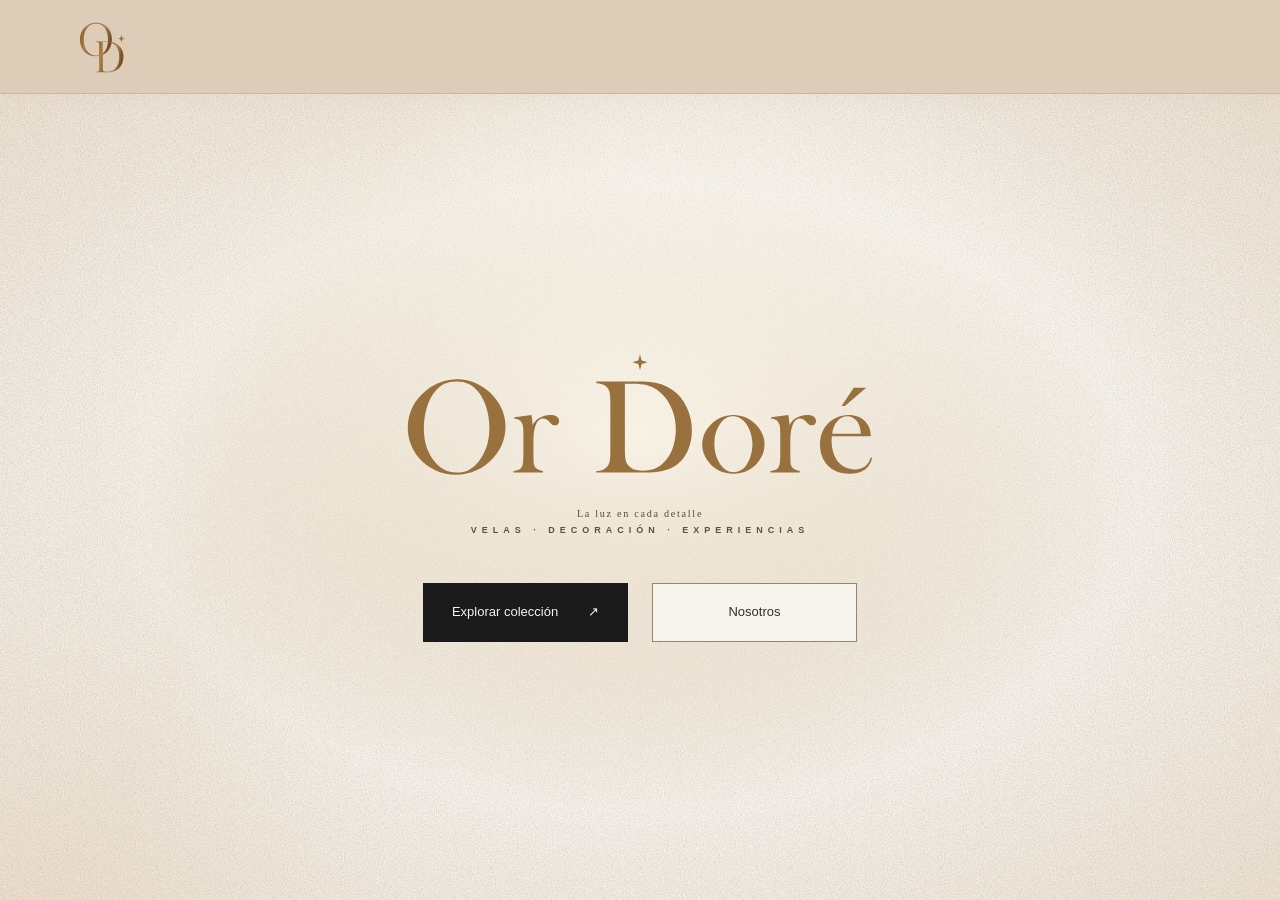
<file: index.html>
<!doctype html>
<html lang="es">
  <head>
    <meta charset="utf-8">
    <meta name="viewport" content="width=device-width, initial-scale=1">
    <meta name="description" content="Descubre el universo de velas OR DORÉ.">
    <title>
      Inicio | OR DORÉ
    </title>
    <link rel="stylesheet" href="Recursos/Css/styles.css">
    <link rel="stylesheet" href="Recursos/Css/refinements.css">
    <script src="Recursos/JS/contenido.js" defer>
    </script>
    <script src="Recursos/JS/Script.js" defer>
    </script>
    <link rel="stylesheet" href="Recursos/Css/galeria.css">
  </head>
  <body>
    <a class="skip" href="#contenido">
      Saltar al contenido
    </a>
    <header class="header">
      <a class="logo" href="index.html" aria-label="OR DORÉ, inicio">
        <img src="Recursos/imagenes/monograma-od.svg" alt="Monograma Or Doré">
      </a>
    </header>
    <main id="contenido">
      <section class="home">
        <div class="home-content">
          
          <h1>
            <img src="Recursos/imagenes/or-dore.svg" alt="Or Doré — La luz en cada detalle">
            <span class="eyebrow">
            VELAS · DECORACIÓN · EXPERIENCIAS
          </span>
          </h1>
          <div class="home-actions">
            <a class="button" href="colecciones.html" target="_blank" rel="noopener" aria-label="Explorar colección (abre en una pestaña nueva)">
              Explorar colección
              <span aria-hidden="true">
                ↗
              </span>
            </a>
            <a class="button secondary" href="nosotros.html">
              Nosotros
            </a>
          </div>
        </div>
      </section>
    </main>
  </body>
</html>
</file>
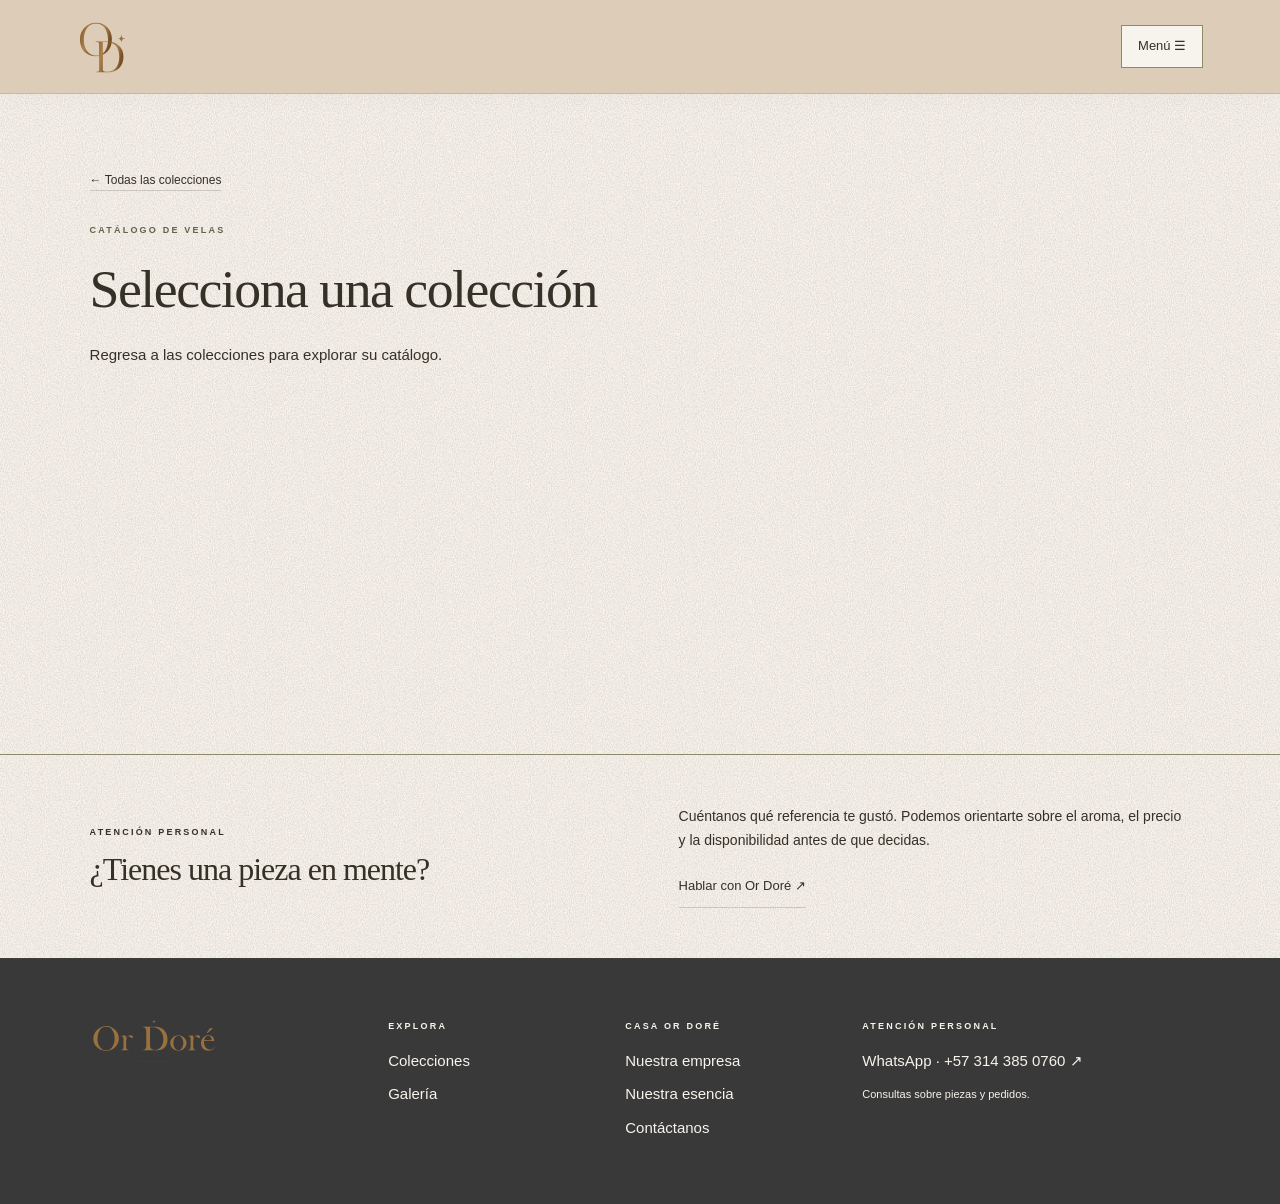
<file: catalogo.html>
<!doctype html>
<html lang="es">
  <head>
    <meta charset="utf-8">
    <meta name="viewport" content="width=device-width, initial-scale=1">
    <meta name="description" content="Descubre el universo de velas OR DORÉ.">
    <title>
      Catálogo | OR DORÉ
    </title>
    <link rel="stylesheet" href="Recursos/Css/styles.css">
    <link rel="stylesheet" href="Recursos/Css/refinements.css">
    <script src="Recursos/JS/contenido.js" defer>
    </script>
    <script src="Recursos/JS/Script.js" defer>
    </script>
    <link rel="stylesheet" href="Recursos/Css/galeria.css">
  </head>
  <body>
    <a class="skip" href="#contenido">
      Saltar al contenido
    </a>
    <header class="header">
      <a class="logo" href="index.html" aria-label="OR DORÉ, inicio">
        <img src="Recursos/imagenes/monograma-od.svg" alt="Monograma Or Doré">
      </a>
      <button class="menu-toggle" aria-expanded="false" aria-controls="navigation">
        Menú ☰
      </button>
      <nav id="navigation" aria-label="Navegación principal">
        <a href="index.html">
          Inicio
        </a>
        <details class="about-menu collection-menu">
          <summary>
            Colecciones
            <span aria-hidden="true">
              ⌄
            </span>
          </summary>
          <div class="submenu">
            <a href="catalogo.html?coleccion=gruta">
              Velas de gruta
            </a>
            <a href="catalogo.html?coleccion=cafe">
              Velas de café
            </a>
            <a href="catalogo.html?coleccion=amor">
              Amor eterno
            </a>
          </div>
        </details>
        <details class="about-menu">
          <summary>
            Conócenos
            <span aria-hidden="true">
              ⌄
            </span>
          </summary>
          <div class="submenu">
            <a href="nosotros.html">
              Nuestra empresa
            </a>
            <a href="esencia.html">
              Nuestra esencia
            </a>
          </div>
        </details>
        <a href="contactanos.html">
          Contáctanos
        </a>
        <a href="galeria.html">
          Galería
        </a>
      </nav>
    </header>
    <main id="contenido">
      <section class="page-section">
        <a class="back-link" href="colecciones.html">
          ← Todas las colecciones
        </a>
        <div class="page-heading">
          <span class="eyebrow">
            CATÁLOGO DE VELAS
          </span>
          <h1 id="catalog-title">
            Selecciona una colección
          </h1>
          <p id="catalog-description">
            Regresa a las colecciones para explorar su catálogo.
          </p>
        </div>
        <div id="catalog-products" class="three-columns">
        </div>
        <p id="catalog-note" class="note" hidden>
          Espacios de muestra. Las fotografías, los nombres y la información de las velas están pendientes.
        </p>
        <noscript>
          <p>
            Activa JavaScript para ver el catálogo de la colección.
          </p>
        </noscript>
      </section>
      <aside class="service-strip">
        <div>
          <span class="eyebrow">
            ATENCIÓN PERSONAL
          </span>
          <h2>
            ¿Tienes una pieza en mente?
          </h2>
        </div>
        <div>
          <p>
            Cuéntanos qué referencia te gustó. Podemos orientarte sobre el aroma, el precio y la disponibilidad antes de que decidas.
          </p>
          <a class="text-link" href="contactanos.html">
            Hablar con Or Doré ↗
          </a>
        </div>
      </aside>
    </main>
    <footer class="site-foot">
      <a class="logo" href="index.html">
        <img src="Recursos/imagenes/or-dore.svg" alt="Or Doré, inicio">
      </a>
      <div>
        <span class="eyebrow">
          EXPLORA
        </span>
        <a href="colecciones.html">
          Colecciones
        </a>
        <a href="galeria.html">
          Galería
        </a>
      </div>
      <div>
        <span class="eyebrow">
          CASA OR DORÉ
        </span>
        <a href="nosotros.html">
          Nuestra empresa
        </a>
        <a href="esencia.html">
          Nuestra esencia
        </a>
        <a href="contactanos.html">
          Contáctanos
        </a>
      </div>
      <div class="footer-contact">
        <span class="eyebrow">
          ATENCIÓN PERSONAL
        </span>
        <a href="https://wa.me/573143850760" target="_blank" rel="noopener">
          WhatsApp · +57 314 385 0760 ↗
        </a>
        <p>
          Consultas sobre piezas y pedidos.
        </p>
      </div>
    </footer>
  </body>
</html>
</file>
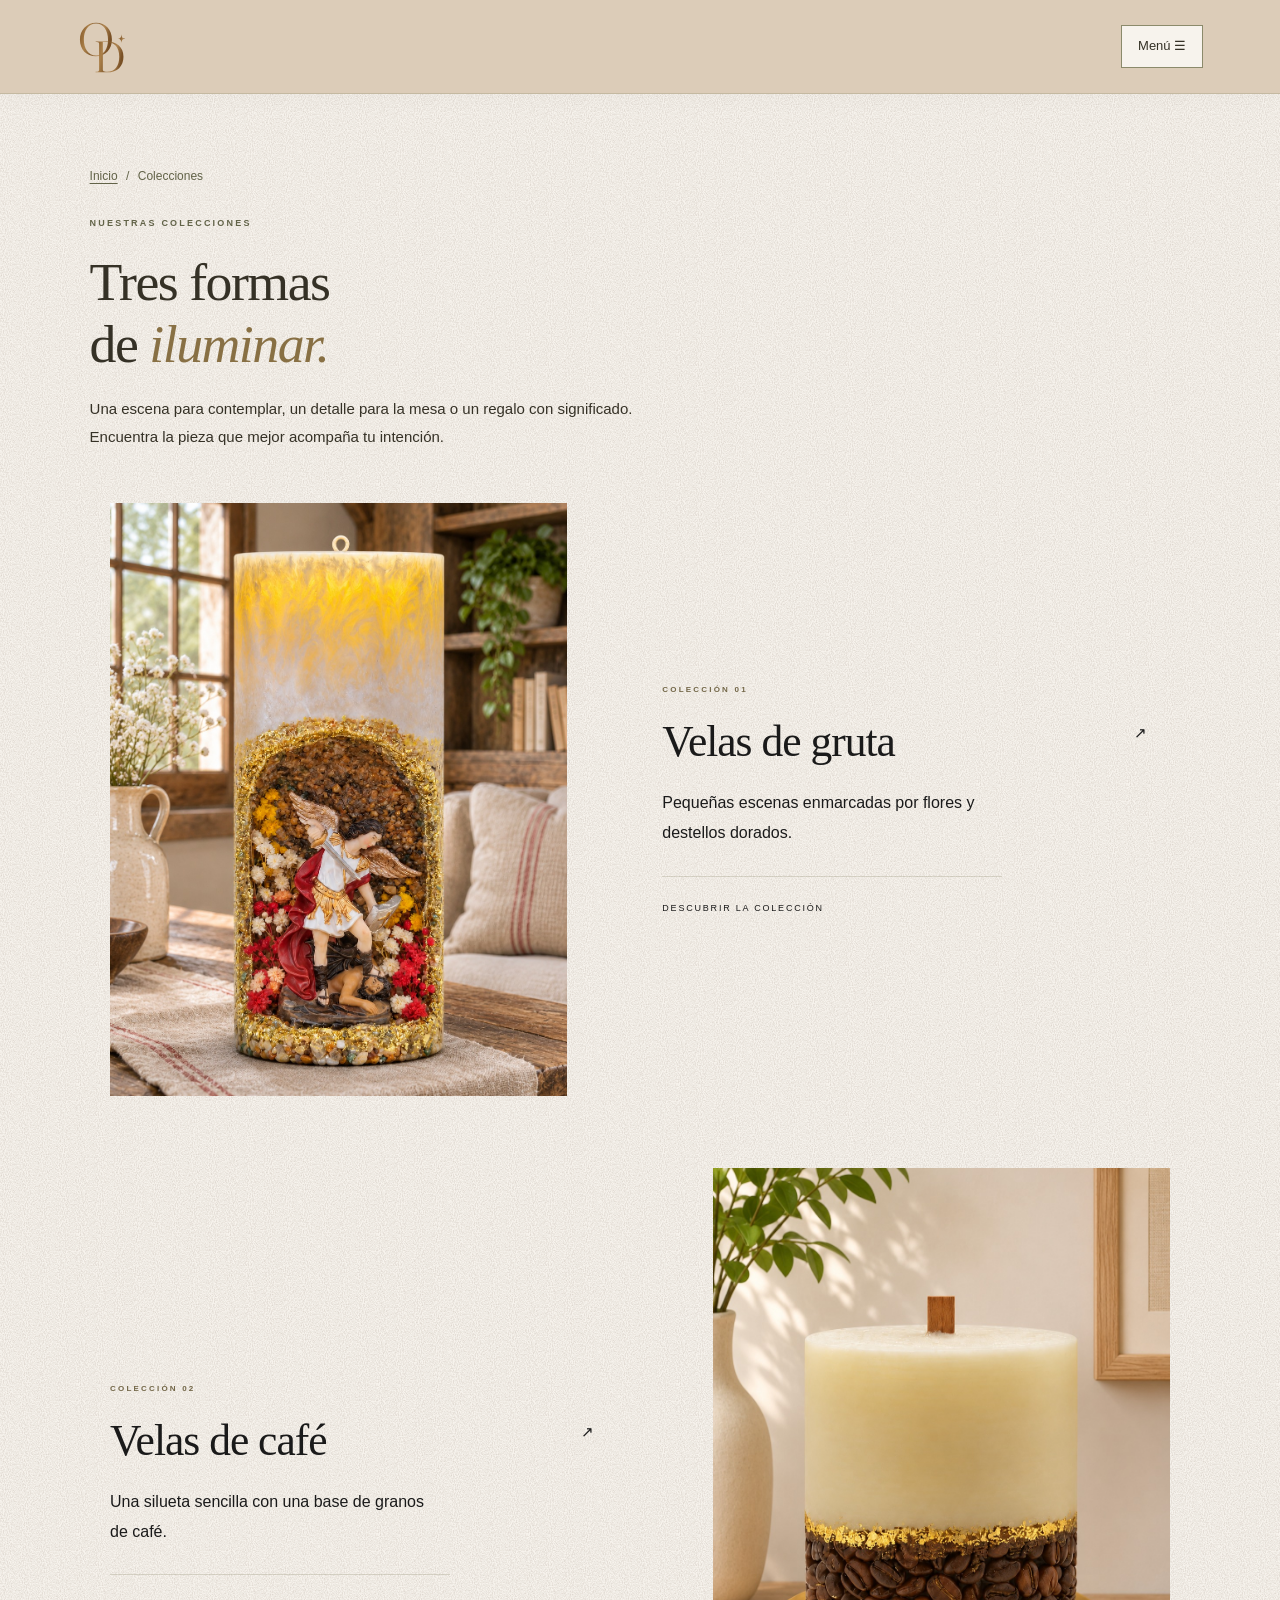
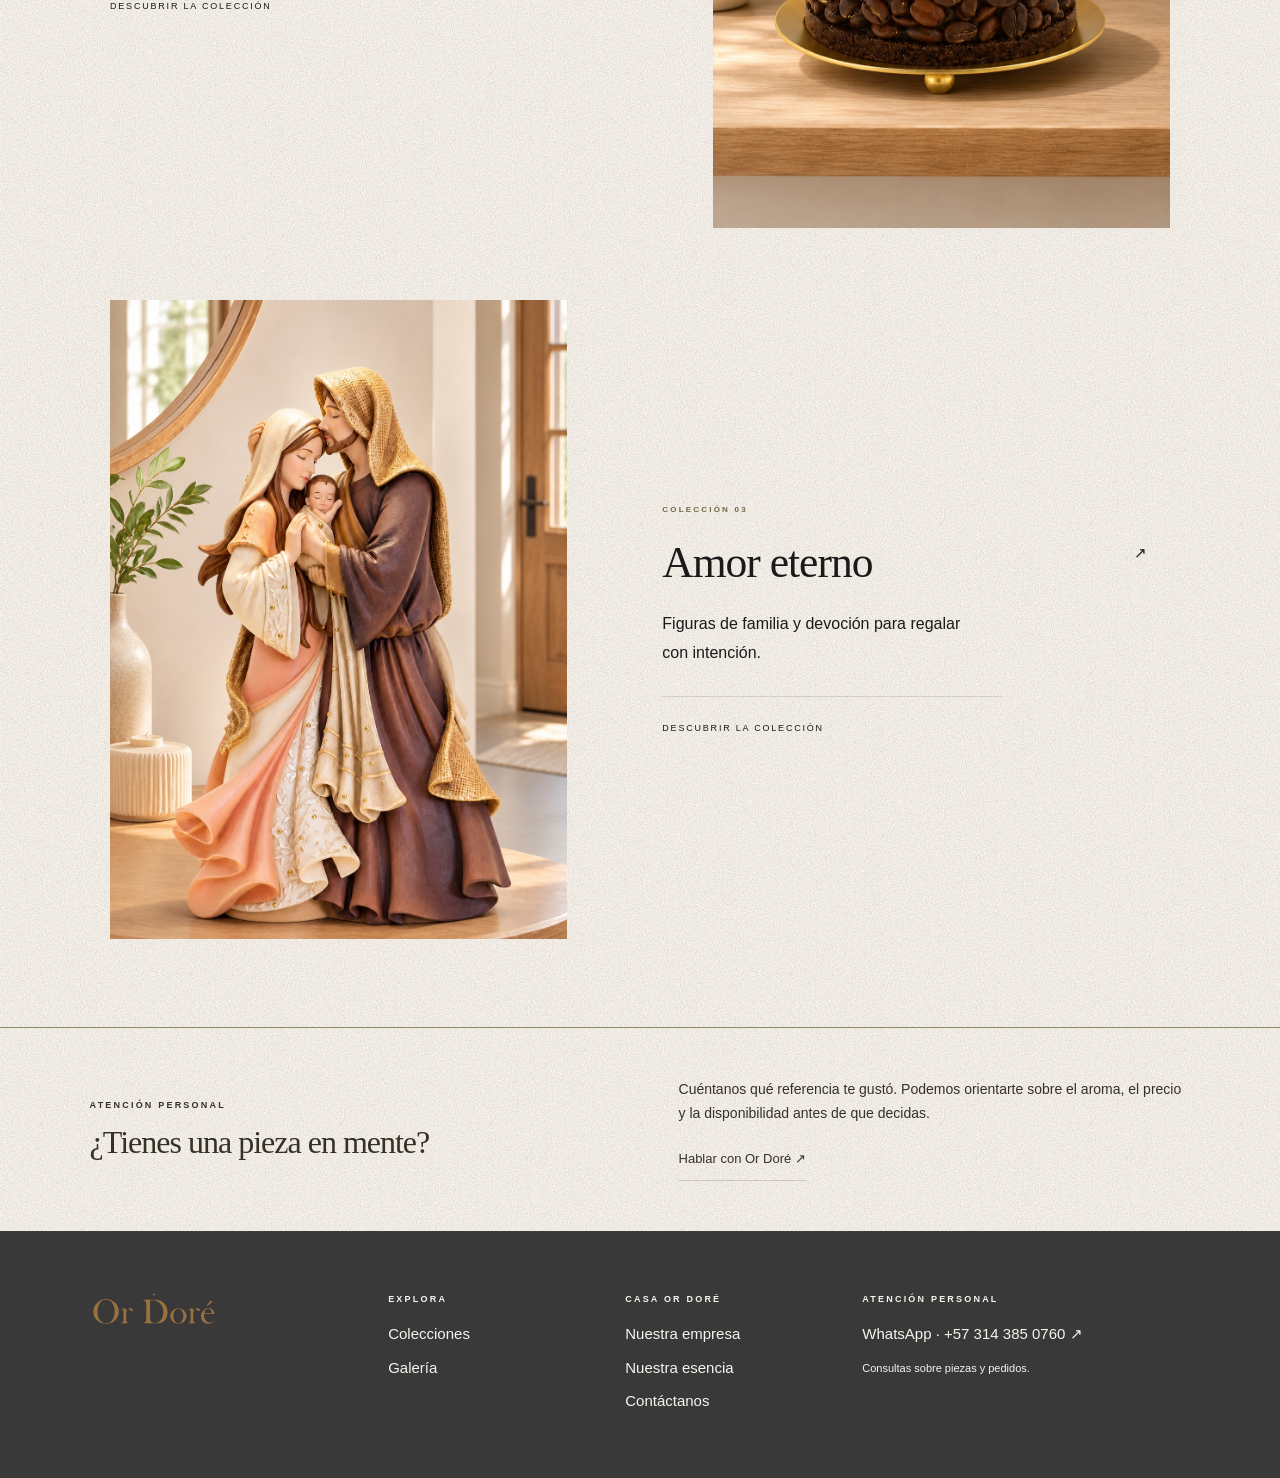
<file: colecciones.html>
<!doctype html>
<html lang="es">
  <head>
    <meta charset="utf-8">
    <meta name="viewport" content="width=device-width, initial-scale=1">
    <meta name="description" content="Descubre el universo de velas OR DORÉ.">
    <title>
      Colecciones | OR DORÉ
    </title>
    <link rel="stylesheet" href="Recursos/Css/styles.css">
    <link rel="stylesheet" href="Recursos/Css/refinements.css">
    <script src="Recursos/JS/contenido.js" defer>
    </script>
    <script src="Recursos/JS/Script.js" defer>
    </script>
    <link rel="stylesheet" href="Recursos/Css/galeria.css">
  </head>
  <body>
    <a class="skip" href="#contenido">
      Saltar al contenido
    </a>
    <header class="header">
      <a class="logo" href="index.html" aria-label="OR DORÉ, inicio">
        <img src="Recursos/imagenes/monograma-od.svg" alt="Monograma Or Doré">
      </a>
      <button class="menu-toggle" aria-expanded="false" aria-controls="navigation">
        Menú ☰
      </button>
      <nav id="navigation" aria-label="Navegación principal">
        <a href="index.html">
          Inicio
        </a>
        <details class="about-menu collection-menu">
          <summary>
            Colecciones
            <span aria-hidden="true">
              ⌄
            </span>
          </summary>
          <div class="submenu">
            <a href="catalogo.html?coleccion=gruta">
              Velas de gruta
            </a>
            <a href="catalogo.html?coleccion=cafe">
              Velas de café
            </a>
            <a href="catalogo.html?coleccion=amor">
              Amor eterno
            </a>
          </div>
        </details>
        <details class="about-menu">
          <summary>
            Conócenos
            <span aria-hidden="true">
              ⌄
            </span>
          </summary>
          <div class="submenu">
            <a href="nosotros.html">
              Nuestra empresa
            </a>
            <a href="esencia.html">
              Nuestra esencia
            </a>
          </div>
        </details>
        <a href="contactanos.html">
          Contáctanos
        </a>
        <a href="galeria.html">
          Galería
        </a>
      </nav>
    </header>
    <main id="contenido">
      <section class="page-section">
        <div class="trail">
          <a href="index.html">
            Inicio
          </a>
          <span aria-hidden="true">
            /
          </span>
          <span>
            Colecciones
          </span>
        </div>
        <div class="page-heading">
          <span class="eyebrow">
            NUESTRAS COLECCIONES
          </span>
          <h1>
            Tres formas
            <br>
            de
            <em>
              iluminar.
            </em>
          </h1>
          <p>
            Una escena para contemplar, un detalle para la mesa o un regalo con significado. Encuentra la pieza que mejor acompaña tu intención.
          </p>
        </div>
        <div class="collection-stories">
          <a class="collection-card" href="catalogo.html?coleccion=gruta">
            <img class="catalog-image" src="Recursos/imagenes/galeria/WhatsApp%20Image%202026-11-04%20at%204.45.15%20PM%20%282%29.jpeg" alt="Velas de gruta">
            <div class="card-caption">
              <div>
                <span class="eyebrow">
                  COLECCIÓN 01
                </span>
                <h2>
                  Velas de gruta
                </h2>
                <p>
                  Pequeñas escenas enmarcadas por flores y destellos dorados.
                </p>
                <span class="discover-label">
                  DESCUBRIR LA COLECCIÓN
                </span>
              </div>
              <span class="arrow" aria-hidden="true">
                ↗
              </span>
            </div>
          </a>
          <a class="collection-card" href="catalogo.html?coleccion=cafe">
            <img class="catalog-image" src="Recursos/imagenes/galeria/WhatsApp%20Image%202026-11-04%20at%204.44.52%20PM%20%2812%29.jpeg" alt="Velas de café">
            <div class="card-caption">
              <div>
                <span class="eyebrow">
                  COLECCIÓN 02
                </span>
                <h2>
                  Velas de café
                </h2>
                <p>
                  Una silueta sencilla con una base de granos de café.
                </p>
                <span class="discover-label">
                  DESCUBRIR LA COLECCIÓN
                </span>
              </div>
              <span class="arrow" aria-hidden="true">
                ↗
              </span>
            </div>
          </a>
          <a class="collection-card" href="catalogo.html?coleccion=amor">
            <img class="catalog-image" src="Recursos/imagenes/galeria/WhatsApp%20Image%202026-11-04%20at%204.44.52%20PM%20%287%29.jpeg" alt="Amor eterno">
            <div class="card-caption">
              <div>
                <span class="eyebrow">
                  COLECCIÓN 03
                </span>
                <h2>
                  Amor eterno
                </h2>
                <p>
                  Figuras de familia y devoción para regalar con intención.
                </p>
                <span class="discover-label">
                  DESCUBRIR LA COLECCIÓN
                </span>
              </div>
              <span class="arrow" aria-hidden="true">
                ↗
              </span>
            </div>
          </a>
        </div>
      </section>
      <aside class="service-strip">
        <div>
          <span class="eyebrow">
            ATENCIÓN PERSONAL
          </span>
          <h2>
            ¿Tienes una pieza en mente?
          </h2>
        </div>
        <div>
          <p>
            Cuéntanos qué referencia te gustó. Podemos orientarte sobre el aroma, el precio y la disponibilidad antes de que decidas.
          </p>
          <a class="text-link" href="contactanos.html">
            Hablar con Or Doré ↗
          </a>
        </div>
      </aside>
    </main>
    <footer class="site-foot">
      <a class="logo" href="index.html">
        <img src="Recursos/imagenes/or-dore.svg" alt="Or Doré, inicio">
      </a>
      <div>
        <span class="eyebrow">
          EXPLORA
        </span>
        <a href="colecciones.html">
          Colecciones
        </a>
        <a href="galeria.html">
          Galería
        </a>
      </div>
      <div>
        <span class="eyebrow">
          CASA OR DORÉ
        </span>
        <a href="nosotros.html">
          Nuestra empresa
        </a>
        <a href="esencia.html">
          Nuestra esencia
        </a>
        <a href="contactanos.html">
          Contáctanos
        </a>
      </div>
      <div class="footer-contact">
        <span class="eyebrow">
          ATENCIÓN PERSONAL
        </span>
        <a href="https://wa.me/573143850760" target="_blank" rel="noopener">
          WhatsApp · +57 314 385 0760 ↗
        </a>
        <p>
          Consultas sobre piezas y pedidos.
        </p>
      </div>
    </footer>
  </body>
</html>
</file>
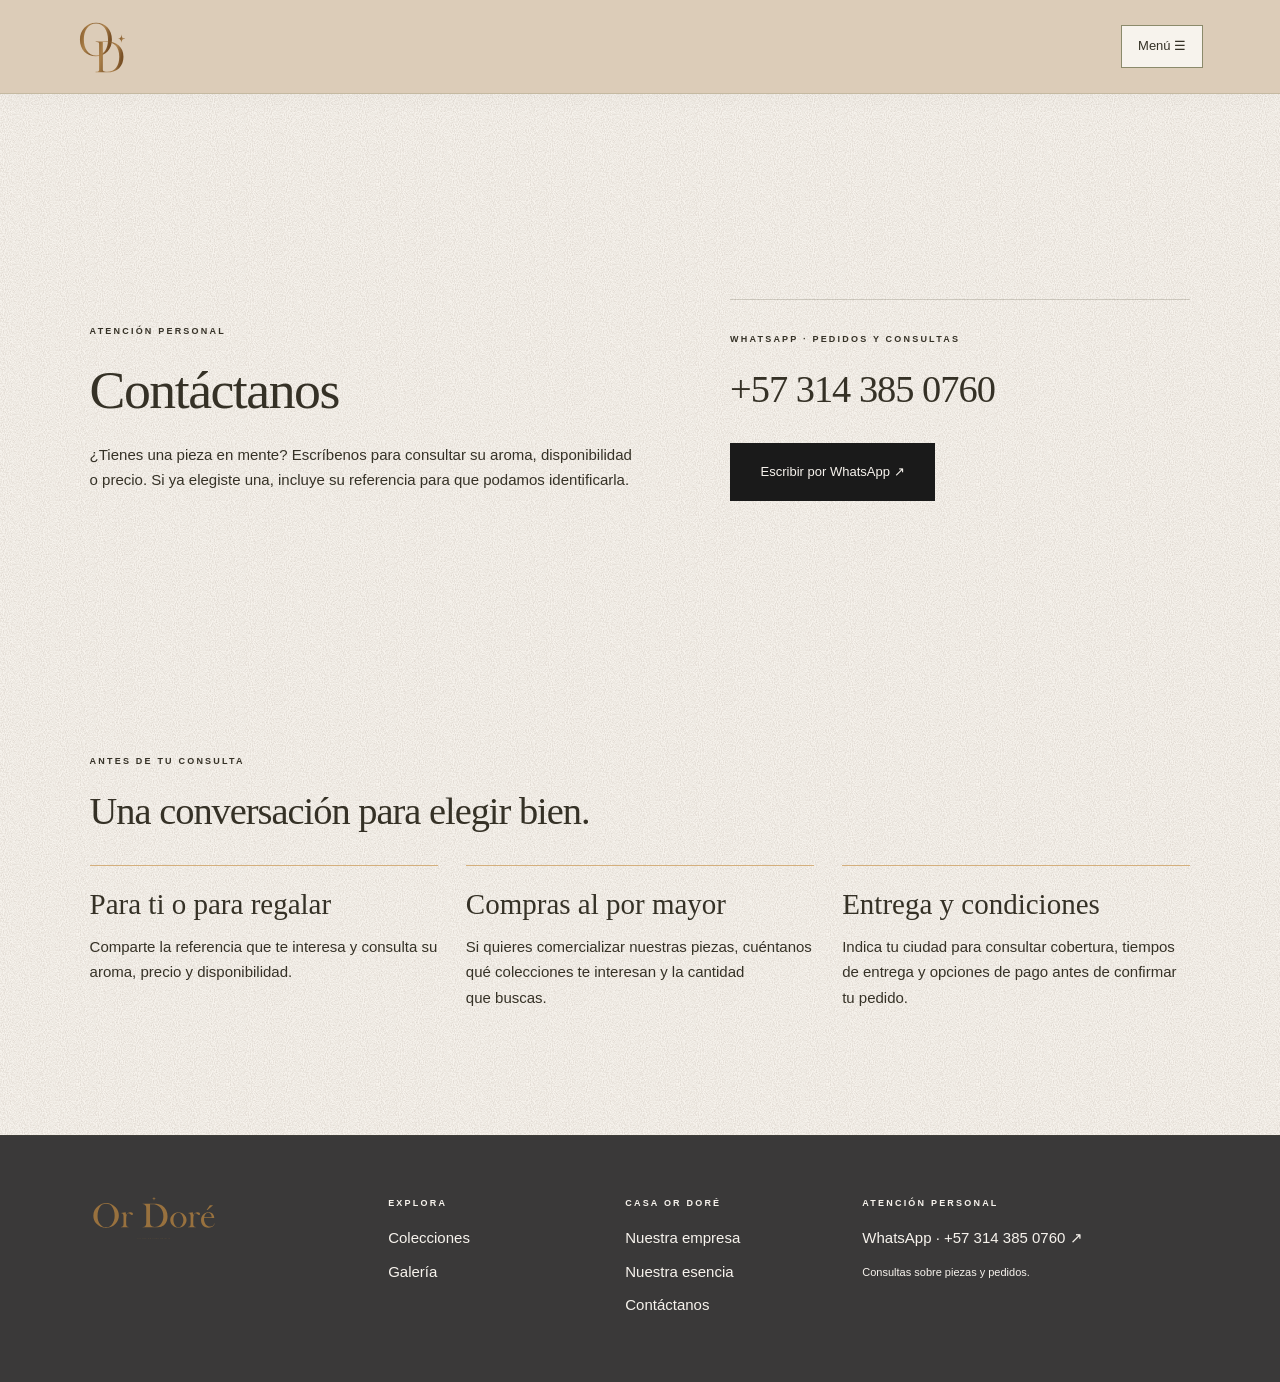
<file: contactanos.html>
<!doctype html>
<html lang="es">
  <head>
    <meta charset="utf-8">
    <meta name="viewport" content="width=device-width, initial-scale=1">
    <meta name="description" content="Descubre el universo de velas OR DORÉ.">
    <title>
      Contáctanos | Or Doré
    </title>
    <link rel="stylesheet" href="Recursos/Css/styles.css">
    <link rel="stylesheet" href="Recursos/Css/refinements.css">
    <script src="Recursos/JS/contenido.js" defer>
    </script>
    <script src="Recursos/JS/Script.js" defer>
    </script>
    <link rel="stylesheet" href="Recursos/Css/galeria.css">
  </head>
  <body>
    <a class="skip" href="#contenido">
      Saltar al contenido
    </a>
    <header class="header">
      <a class="logo" href="index.html" aria-label="OR DORÉ, inicio">
        <img src="Recursos/imagenes/monograma-od.svg" alt="Monograma Or Doré">
      </a>
      <button class="menu-toggle" aria-expanded="false" aria-controls="navigation">
        Menú ☰
      </button>
      <nav id="navigation" aria-label="Navegación principal">
        <a href="index.html">
          Inicio
        </a>
        <details class="about-menu collection-menu">
          <summary>
            Colecciones
            <span aria-hidden="true">
              ⌄
            </span>
          </summary>
          <div class="submenu">
            <a href="catalogo.html?coleccion=gruta">
              Velas de gruta
            </a>
            <a href="catalogo.html?coleccion=cafe">
              Velas de café
            </a>
            <a href="catalogo.html?coleccion=amor">
              Amor eterno
            </a>
          </div>
        </details>
        <details class="about-menu">
          <summary>
            Conócenos
            <span aria-hidden="true">
              ⌄
            </span>
          </summary>
          <div class="submenu">
            <a href="nosotros.html">
              Nuestra empresa
            </a>
            <a href="esencia.html">
              Nuestra esencia
            </a>
          </div>
        </details>
        <a href="contactanos.html" aria-current="page">
          Contáctanos
        </a>
        <a href="galeria.html">
          Galería
        </a>
      </nav>
    </header>
    <main id="contenido">
      <section class="page-section contact-page">
        <div>
          <span class="eyebrow">
            ATENCIÓN PERSONAL
          </span>
          <h1>
            Contáctanos
          </h1>
          <p>
            ¿Tienes una pieza en mente? Escríbenos para consultar su aroma, disponibilidad o precio. Si ya elegiste una, incluye su referencia para que podamos identificarla.
          </p>
        </div>
        <aside>
          <span class="eyebrow">
            WHATSAPP · PEDIDOS Y CONSULTAS
          </span>
          <h2>
            +57 314 385 0760
          </h2>
          <a class="button" href="https://wa.me/573143850760?text=Hola%2C%20Or%20Dor%C3%A9.%20Tengo%20una%20consulta." target="_blank" rel="noopener">
            Escribir por WhatsApp ↗
          </a>
        </aside>
      </section>
      <section class="page-section contact-guide">
        <span class="eyebrow">
          ANTES DE TU CONSULTA
        </span>
        <h2>
          Una conversación para elegir bien.
        </h2>
        <div class="principles">
          <article>
            <h3>
              Para ti o para regalar
            </h3>
            <p>
              Comparte la referencia que te interesa y consulta su aroma, precio y disponibilidad.
            </p>
          </article>
          <article>
            <h3>
              Compras al por mayor
            </h3>
            <p>
              Si quieres comercializar nuestras piezas, cuéntanos qué colecciones te interesan y la cantidad que buscas.
            </p>
          </article>
          <article>
            <h3>
              Entrega y condiciones
            </h3>
            <p>
              Indica tu ciudad para consultar cobertura, tiempos de entrega y opciones de pago antes de confirmar tu pedido.
            </p>
          </article>
        </div>
      </section>
    </main>
    <footer class="site-foot">
      <a class="logo" href="index.html">
        <img src="Recursos/imagenes/or-dore.svg" alt="Or Doré, inicio">
      </a>
      <div>
        <span class="eyebrow">
          EXPLORA
        </span>
        <a href="colecciones.html">
          Colecciones
        </a>
        <a href="galeria.html">
          Galería
        </a>
      </div>
      <div>
        <span class="eyebrow">
          CASA OR DORÉ
        </span>
        <a href="nosotros.html">
          Nuestra empresa
        </a>
        <a href="esencia.html">
          Nuestra esencia
        </a>
        <a href="contactanos.html">
          Contáctanos
        </a>
      </div>
      <div class="footer-contact">
        <span class="eyebrow">
          ATENCIÓN PERSONAL
        </span>
        <a href="https://wa.me/573143850760" target="_blank" rel="noopener">
          WhatsApp · +57 314 385 0760 ↗
        </a>
        <p>
          Consultas sobre piezas y pedidos.
        </p>
      </div>
    </footer>
  </body>
</html>
</file>
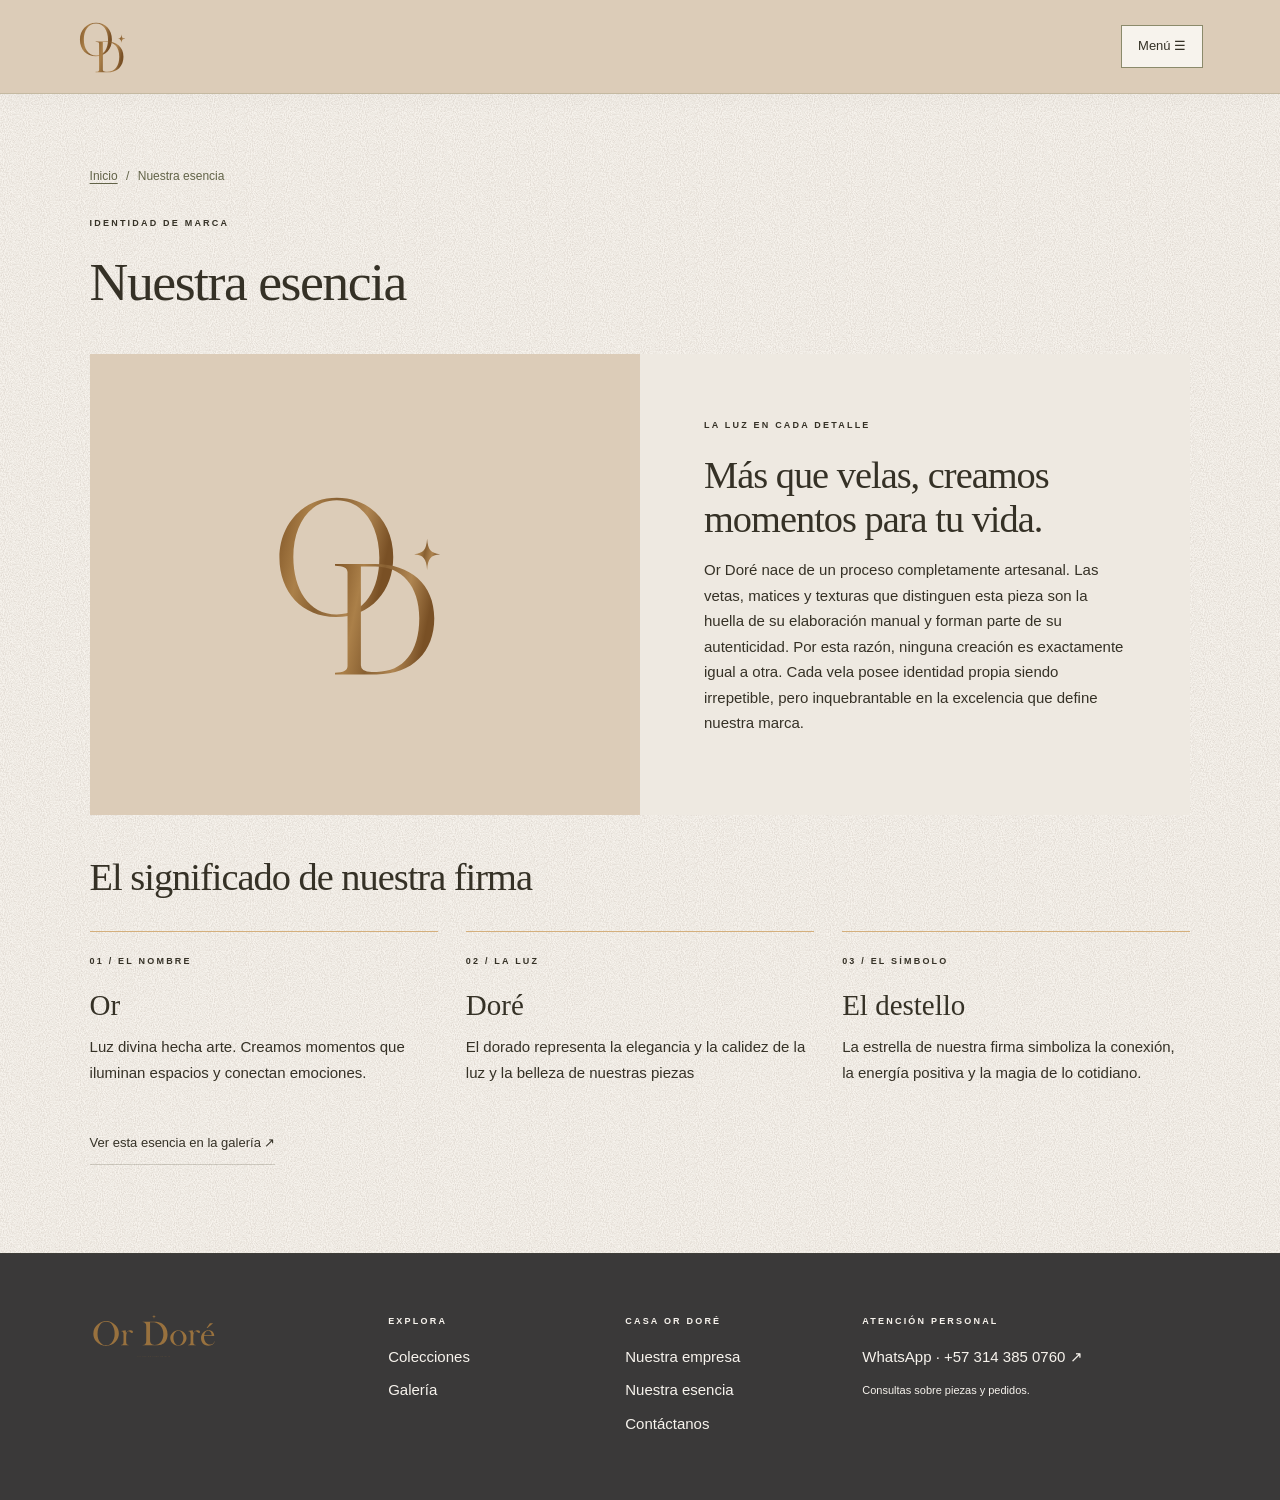
<file: esencia.html>
<!doctype html>
<html lang="es">
  <head>
    <meta charset="utf-8">
    <meta name="viewport" content="width=device-width, initial-scale=1">
    <meta name="description" content="Descubre el universo de velas OR DORÉ.">
    <title>
      Nuestra esencia | Or Doré
    </title>
    <link rel="stylesheet" href="Recursos/Css/styles.css">
    <link rel="stylesheet" href="Recursos/Css/refinements.css">
    <script src="Recursos/JS/contenido.js" defer>
    </script>
    <script src="Recursos/JS/Script.js" defer>
    </script>
    <link rel="stylesheet" href="Recursos/Css/galeria.css">
  </head>
  <body>
    <a class="skip" href="#contenido">
      Saltar al contenido
    </a>
    <header class="header">
      <a class="logo" href="index.html" aria-label="OR DORÉ, inicio">
        <img src="Recursos/imagenes/monograma-od.svg" alt="Monograma Or Doré">
      </a>
      <button class="menu-toggle" aria-expanded="false" aria-controls="navigation">
        Menú ☰
      </button>
      <nav id="navigation" aria-label="Navegación principal">
        <a href="index.html">
          Inicio
        </a>
        <details class="about-menu collection-menu">
          <summary>
            Colecciones
            <span aria-hidden="true">
              ⌄
            </span>
          </summary>
          <div class="submenu">
            <a href="catalogo.html?coleccion=gruta">
              Velas de gruta
            </a>
            <a href="catalogo.html?coleccion=cafe">
              Velas de café
            </a>
            <a href="catalogo.html?coleccion=amor">
              Amor eterno
            </a>
          </div>
        </details>
        <details class="about-menu">
          <summary>
            Conócenos
            <span aria-hidden="true">
              ⌄
            </span>
          </summary>
          <div class="submenu">
            <a href="nosotros.html">
              Nuestra empresa
            </a>
            <a href="esencia.html">
              Nuestra esencia
            </a>
          </div>
        </details>
        <a href="contactanos.html">
          Contáctanos
        </a>
        <a href="galeria.html">
          Galería
        </a>
      </nav>
    </header>
    <main id="contenido">
      <section class="page-section">
        <div class="trail">
          <a href="index.html">
            Inicio
          </a>
          <span aria-hidden="true">
            /
          </span>
          <span>
            Nuestra esencia
          </span>
        </div>
        <span class="eyebrow">
          IDENTIDAD DE MARCA
        </span>
        <h1>
          Nuestra esencia
        </h1>
        <div class="manifest">
          <div class="seal">
            <img src="Recursos/imagenes/monograma-od.svg" alt="Monograma de Or Doré con un destello">
          </div>
          <div>
            <span class="eyebrow">
              LA LUZ EN CADA DETALLE
            </span>
            <h2>
              Más que velas, creamos momentos para tu vida.
            </h2>
            <p>
             Or Doré nace de un proceso completamente artesanal. Las vetas, matices y texturas que distinguen esta pieza 
son la huella de su elaboración manual y forman parte de su autenticidad. Por esta razón, ninguna creación es exactamente igual a otra. Cada vela posee identidad propia siendo irrepetible, pero inquebrantable en la excelencia que define nuestra marca.
            </p>
          </div>
        </div>
        <h2>
          El significado de nuestra firma
        </h2>
        <div class="principles">
          <article>
            <span class="eyebrow">
              01 / EL NOMBRE
            </span>
            <h3>
              Or
            </h3>
            <p>
             Luz divina hecha arte. Creamos momentos que iluminan espacios y conectan emociones.
          </article>
          <article>
            <span class="eyebrow">
              02 / LA LUZ
            </span>
            <h3>
              Doré
            </h3>
            <p>
               El dorado representa la elegancia y la calidez de la luz y la belleza de nuestras piezas
            </p>
          </article>
          <article>
            <span class="eyebrow">
              03 / EL SÍMBOLO
            </span>
            <h3>
              El destello
            </h3>
            <p>
              La estrella de nuestra firma simboliza la conexión, la energía positiva y la magia de lo cotidiano.
            </p>
          </article>
        </div>
        <a class="text-link" href="galeria.html">
          Ver esta esencia en la galería ↗
        </a>
      </section>
    </main>
    <footer class="site-foot">
      <a class="logo" href="index.html">
        <img src="Recursos/imagenes/or-dore.svg" alt="Or Doré, inicio">
      </a>
      <div>
        <span class="eyebrow">
          EXPLORA
        </span>
        <a href="colecciones.html">
          Colecciones
        </a>
        <a href="galeria.html">
          Galería
        </a>
      </div>
      <div>
        <span class="eyebrow">
          CASA OR DORÉ
        </span>
        <a href="nosotros.html">
          Nuestra empresa
        </a>
        <a href="esencia.html">
          Nuestra esencia
        </a>
        <a href="contactanos.html">
          Contáctanos
        </a>
      </div>
      <div class="footer-contact">
        <span class="eyebrow">
          ATENCIÓN PERSONAL
        </span>
        <a href="https://wa.me/573143850760" target="_blank" rel="noopener">
          WhatsApp · +57 314 385 0760 ↗
        </a>
        <p>
          Consultas sobre piezas y pedidos.
        </p>
      </div>
    </footer>
  </body>
</html>
</file>
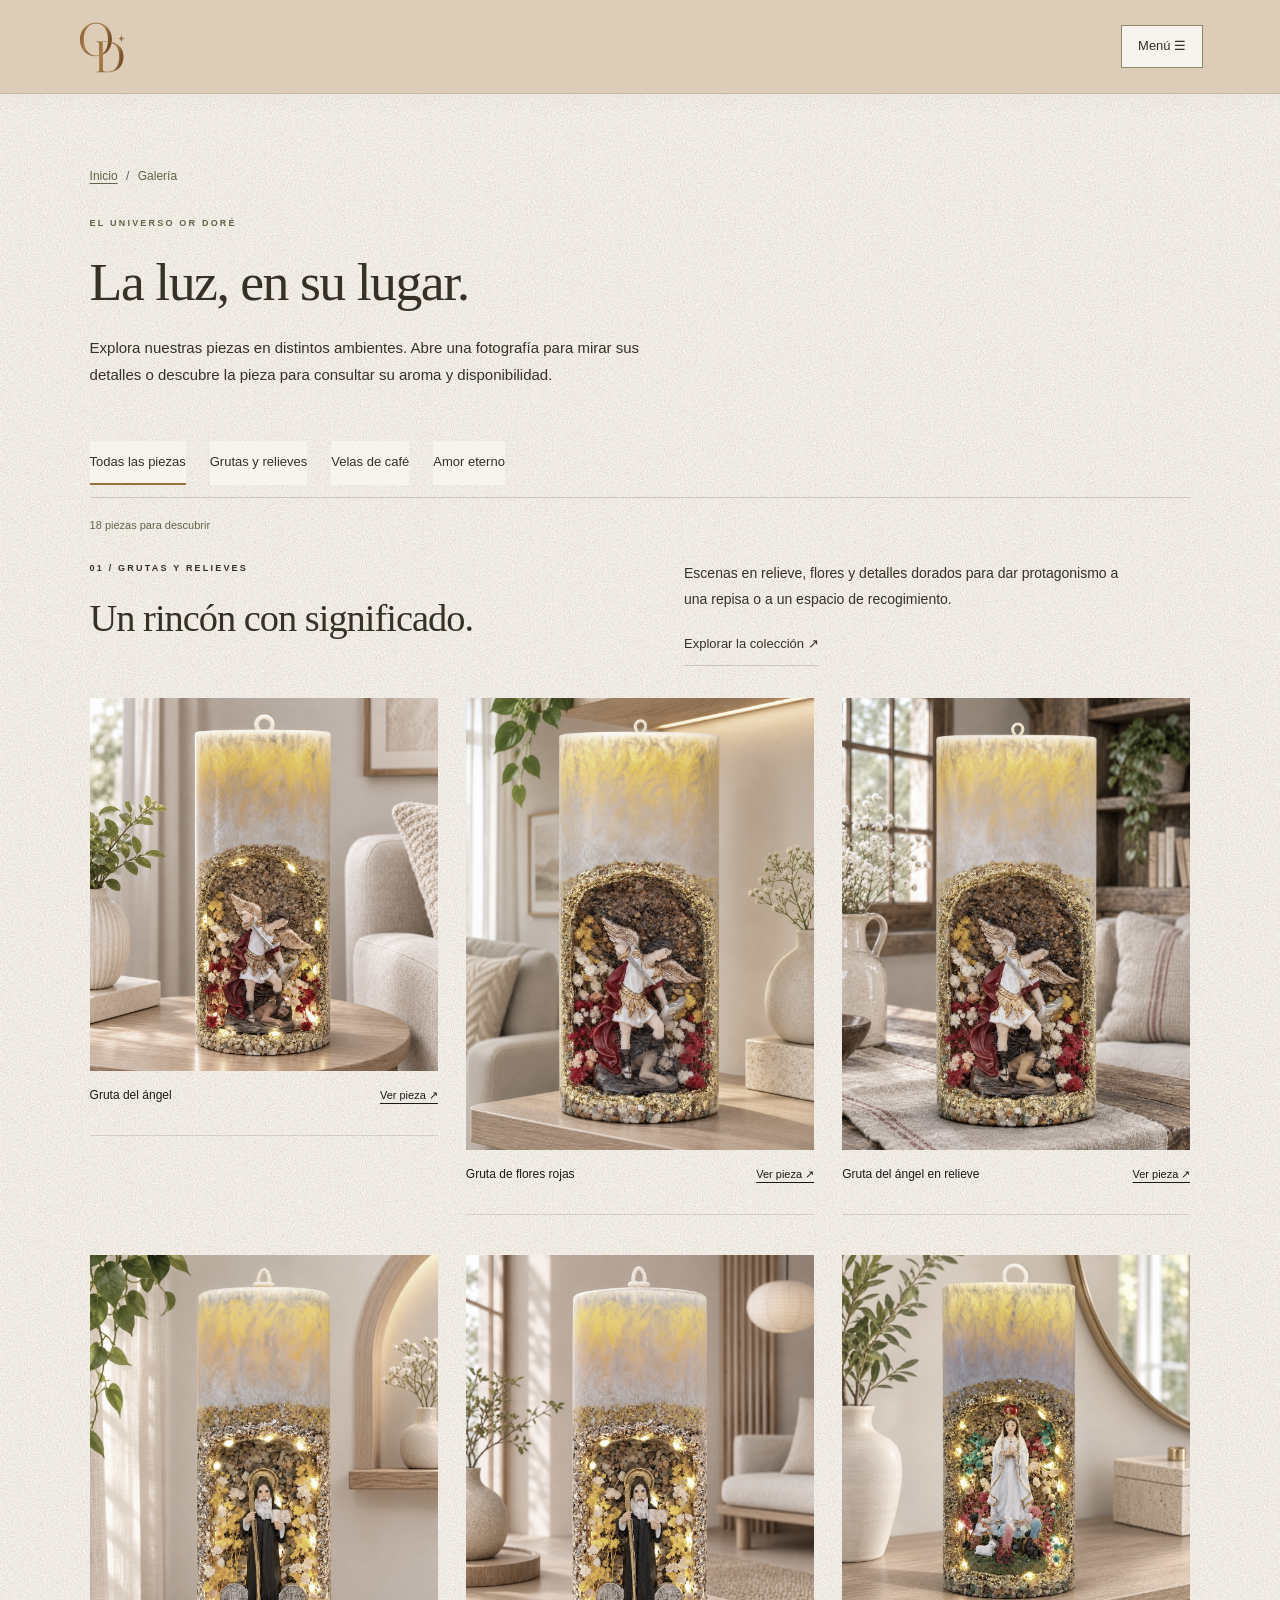
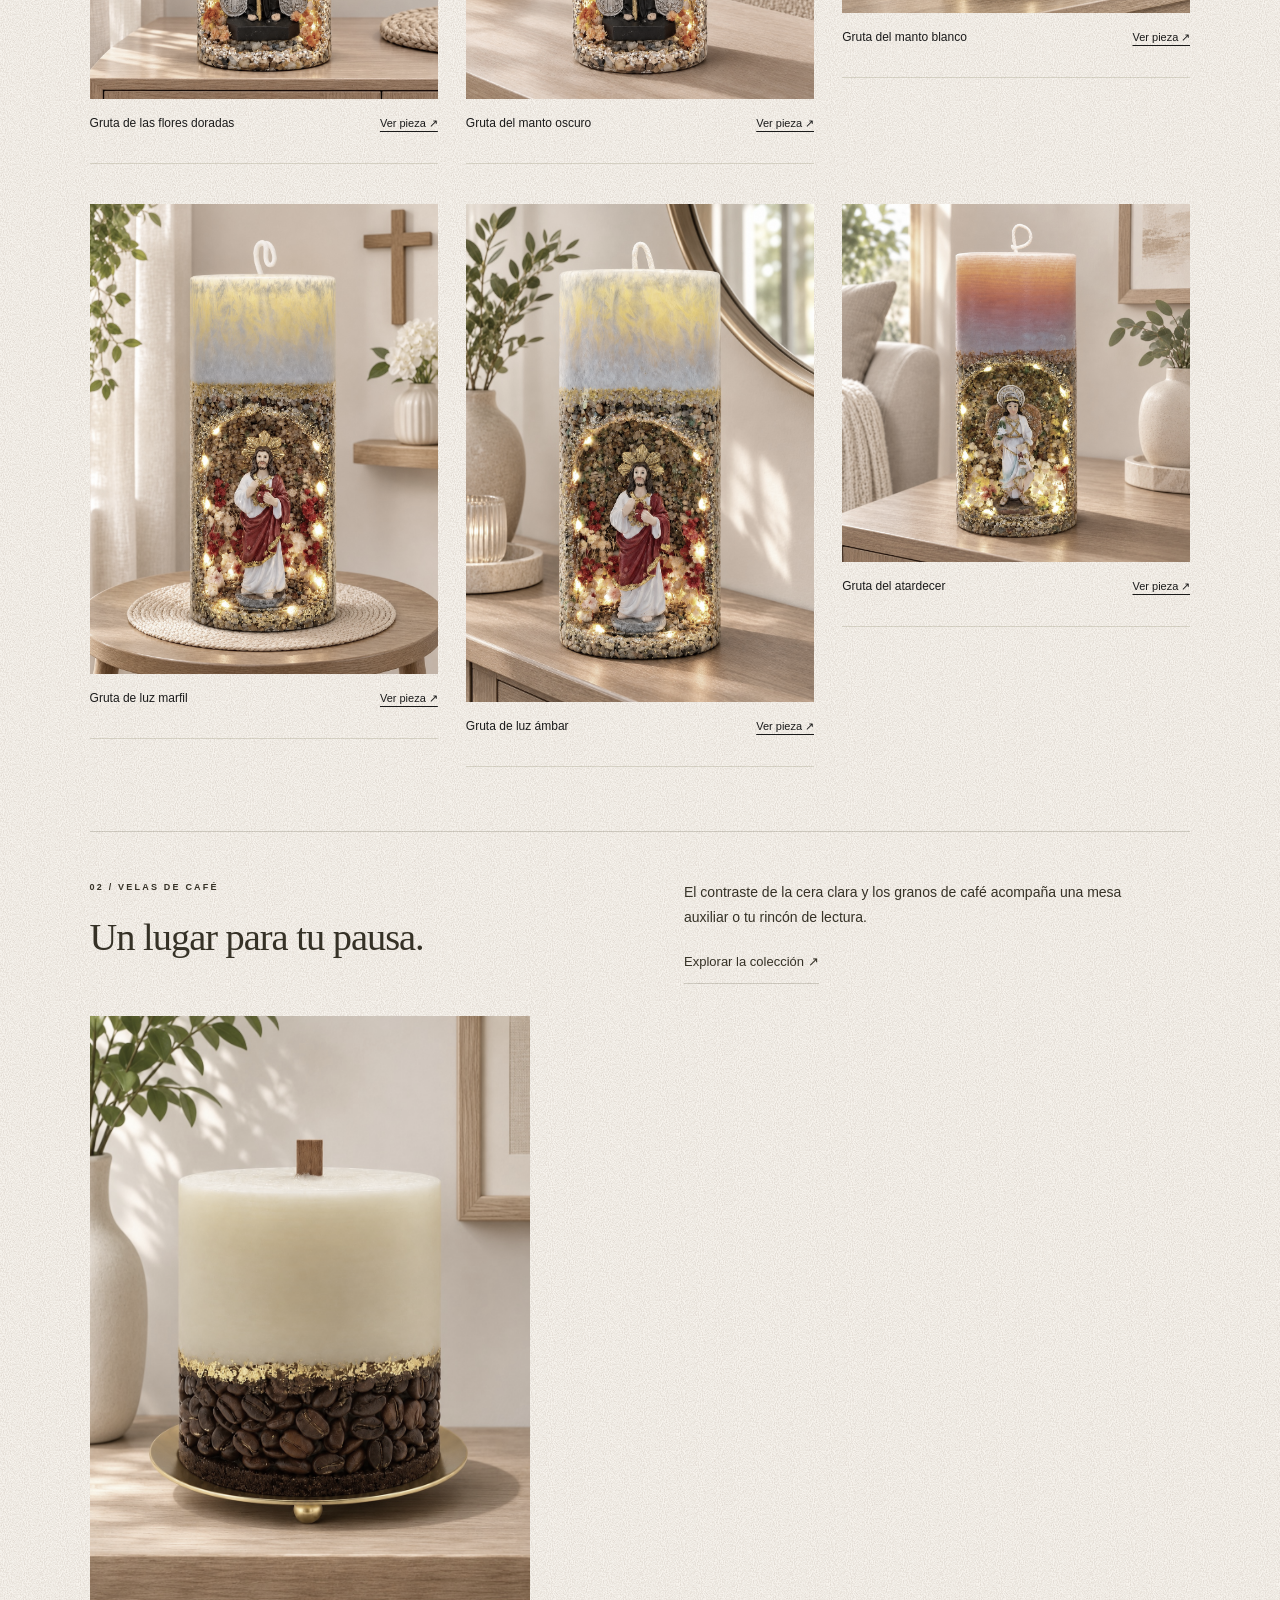
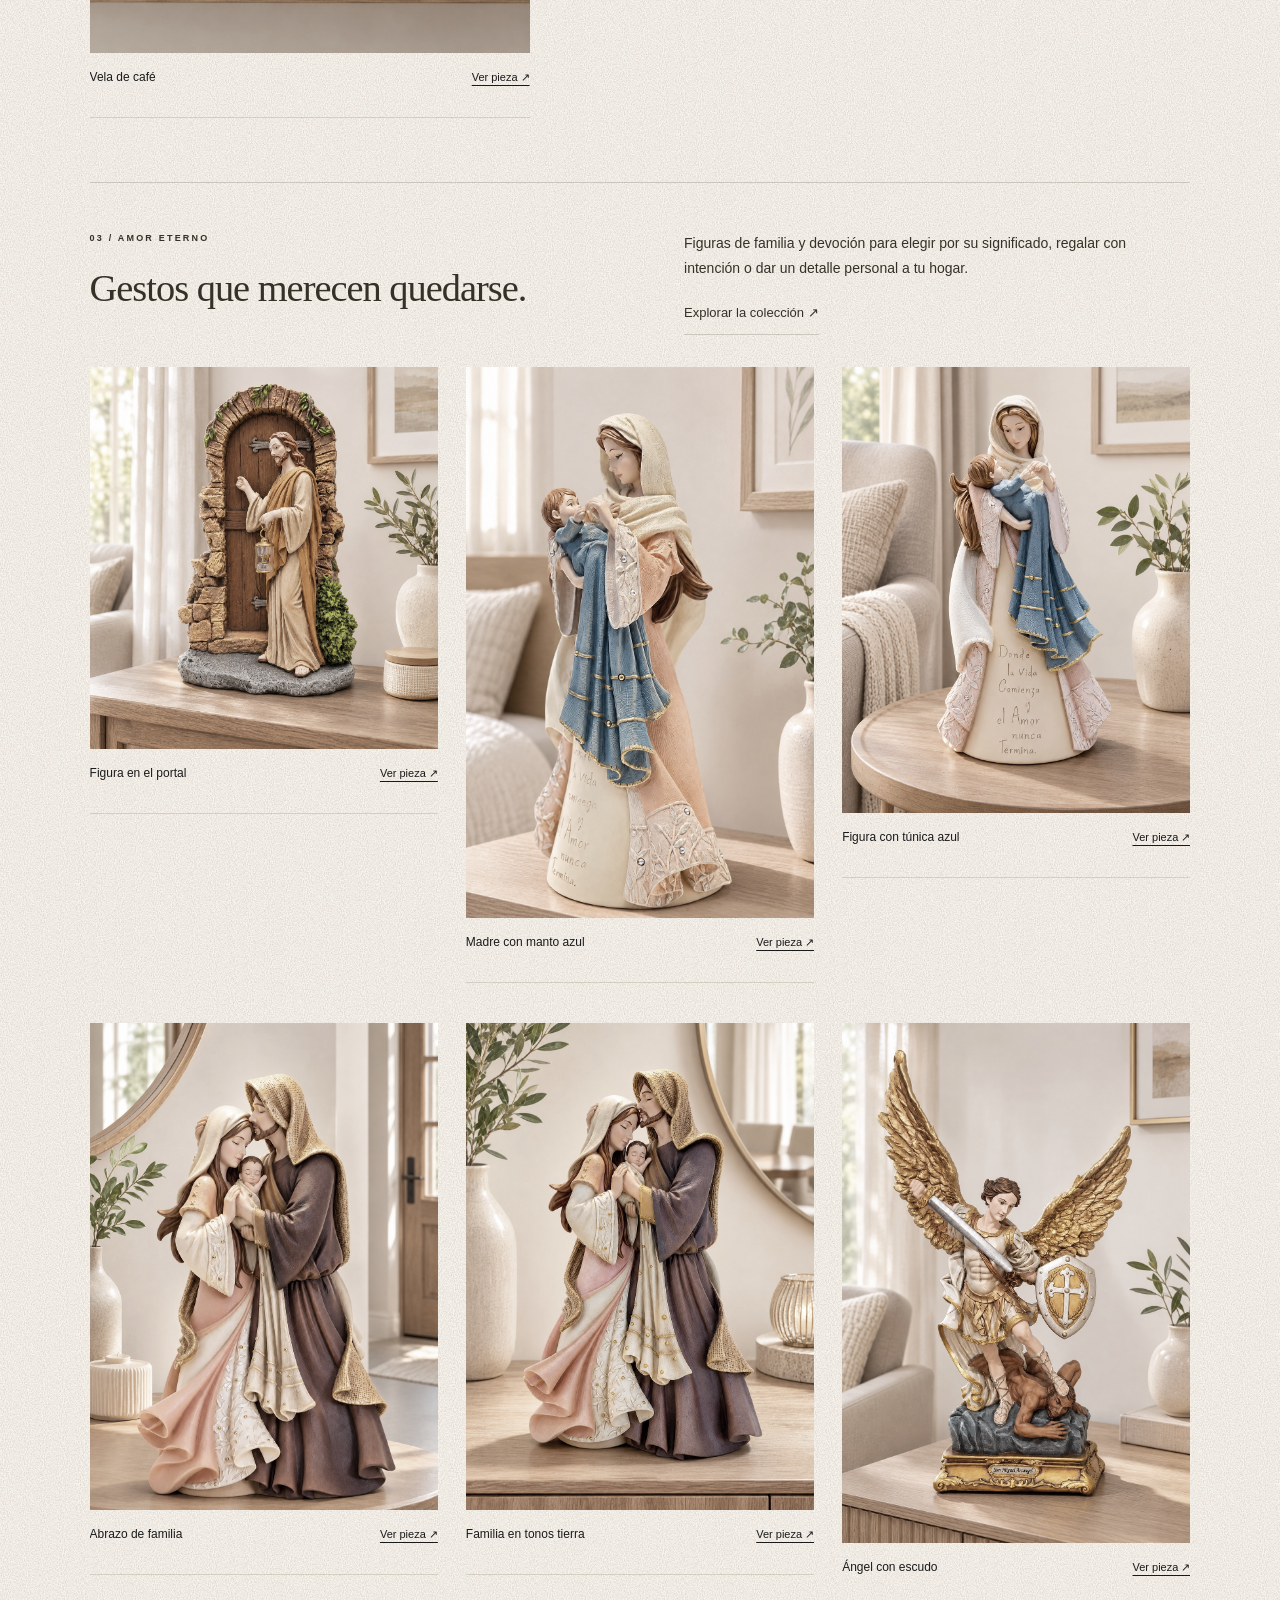
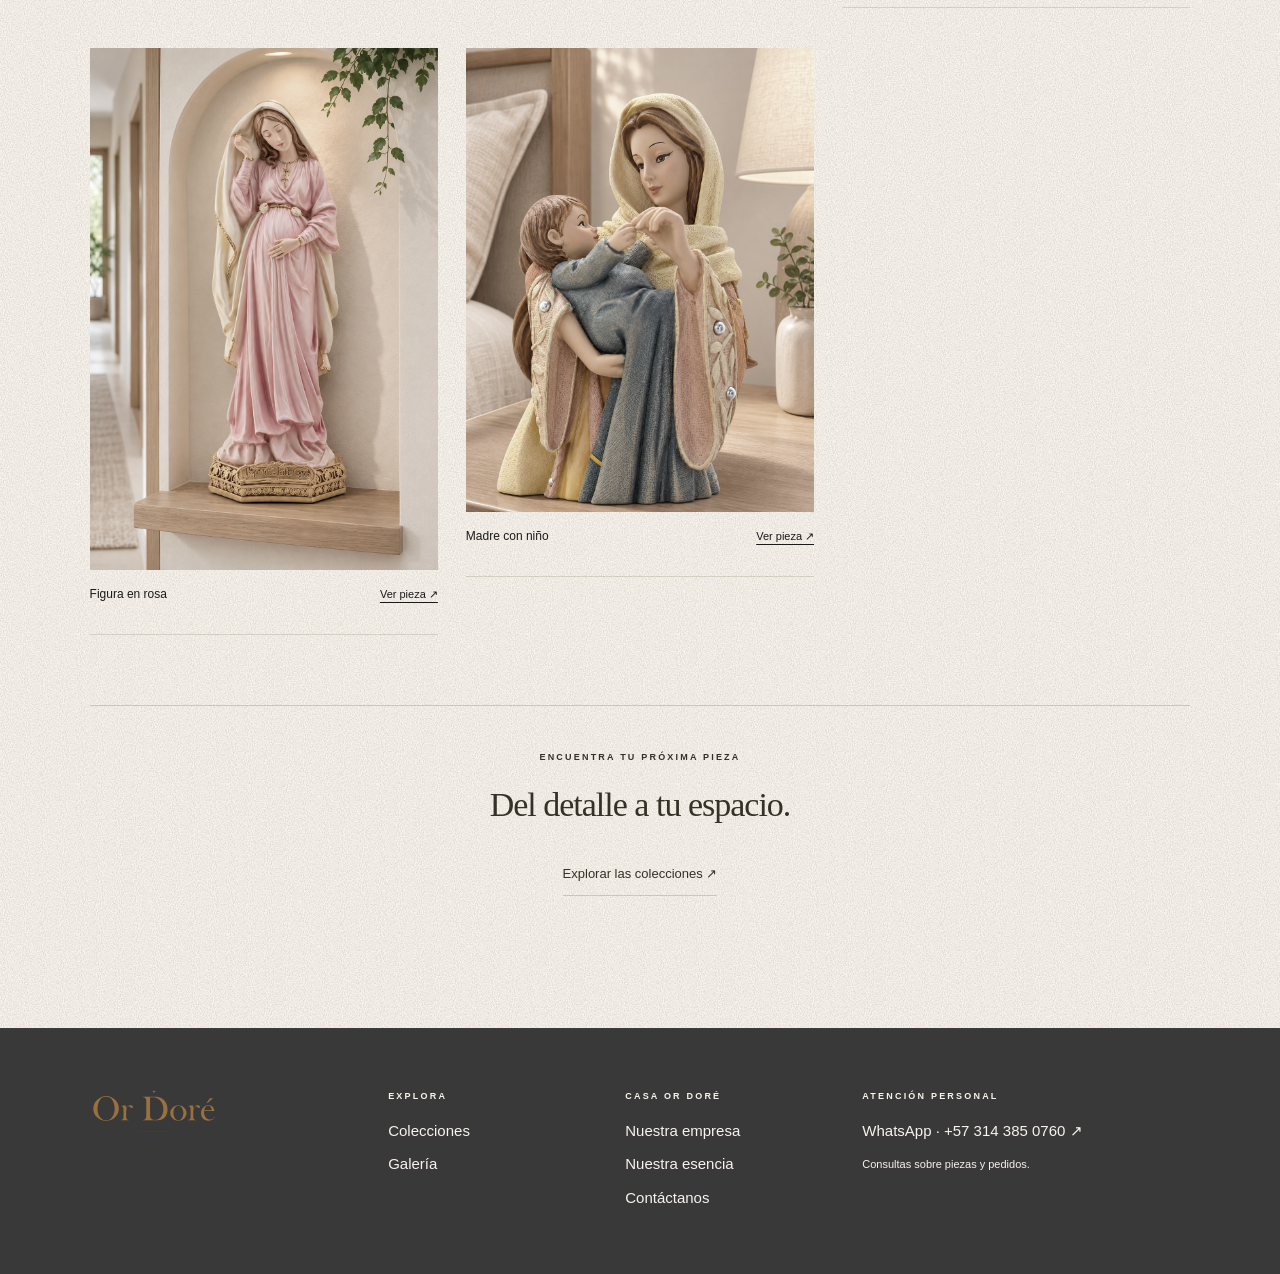
<file: galeria.html>
<!doctype html>
<html lang="es">
  <head>
    <meta charset="utf-8">
    <meta name="viewport" content="width=device-width, initial-scale=1">
    <meta name="description" content="Descubre el universo de velas OR DORÉ.">
    <title>
      Galería | OR DORÉ
    </title>
    <link rel="stylesheet" href="Recursos/Css/styles.css">
    <link rel="stylesheet" href="Recursos/Css/refinements.css">
    <script src="Recursos/JS/contenido.js" defer>
    </script>
    <script src="Recursos/JS/Script.js" defer>
    </script>
    <link rel="stylesheet" href="Recursos/Css/galeria.css">
  </head>
  <body>
    <a class="skip" href="#contenido">
      Saltar al contenido
    </a>
    <header class="header">
      <a class="logo" href="index.html" aria-label="OR DORÉ, inicio">
        <img src="Recursos/imagenes/monograma-od.svg" alt="Monograma Or Doré">
      </a>
      <button class="menu-toggle" aria-expanded="false" aria-controls="navigation">
        Menú ☰
      </button>
      <nav id="navigation" aria-label="Navegación principal">
        <a href="index.html">
          Inicio
        </a>
        <details class="about-menu collection-menu">
          <summary>
            Colecciones
            <span aria-hidden="true">
              ⌄
            </span>
          </summary>
          <div class="submenu">
            <a href="catalogo.html?coleccion=gruta">
              Velas de gruta
            </a>
            <a href="catalogo.html?coleccion=cafe">
              Velas de café
            </a>
            <a href="catalogo.html?coleccion=amor">
              Amor eterno
            </a>
          </div>
        </details>
        <details class="about-menu">
          <summary>
            Conócenos
            <span aria-hidden="true">
              ⌄
            </span>
          </summary>
          <div class="submenu">
            <a href="nosotros.html">
              Nuestra empresa
            </a>
            <a href="esencia.html">
              Nuestra esencia
            </a>
          </div>
        </details>
        <a href="contactanos.html">
          Contáctanos
        </a>
        <a href="galeria.html" aria-current="page">
          Galería
        </a>
      </nav>
    </header>
    <main id="contenido">
      <section class="page-section gallery-page">
        <div class="trail">
          <a href="index.html">
            Inicio
          </a>
          <span aria-hidden="true">
            /
          </span>
          <span>
            Galería
          </span>
        </div>
        <div class="page-heading">
          <span class="eyebrow">
            EL UNIVERSO OR DORÉ
          </span>
          <h1>
            La luz, en su lugar.
          </h1>
          <p>
            Explora nuestras piezas en distintos ambientes. Abre una fotografía para mirar sus detalles o descubre la pieza para consultar su aroma y disponibilidad.
          </p>
        </div>
        <div class="gallery-filters" role="group" aria-label="Filtrar galería">
          <button data-gallery-filter="all" aria-pressed="true">
            Todas las piezas
          </button>
          <button data-gallery-filter="gruta" aria-pressed="false">
            Grutas y relieves
          </button>
          <button data-gallery-filter="cafe" aria-pressed="false">
            Velas de café
          </button>
          <button data-gallery-filter="amor" aria-pressed="false">
            Amor eterno
          </button>
        </div>
        <p id="gallery-count" role="status">
        </p>
        <div class="gallery curated">
          <section class="gallery-chapter ordered-chapter" data-gallery-chapter="gruta" aria-label="01 / GRUTAS Y RELIEVES">
            <div class="chapter-heading">
              <div>
                <span class="eyebrow">
                  01 / GRUTAS Y RELIEVES
                </span>
                <h2>
                  Un rincón con significado.
                </h2>
              </div>
              <div>
                <p>
                  Escenas en relieve, flores y detalles dorados para dar protagonismo a una repisa o a un espacio de recogimiento.
                </p>
                <a class="text-link" href="catalogo.html?coleccion=gruta">
                  Explorar la colección ↗
                </a>
              </div>
            </div>
            <div class="ordered-gallery">
              <figure data-category="gruta" data-product="1">
                <button class="gallery-open" type="button" aria-label="Ampliar Gruta del ángel">
                  <img loading="lazy" src="Recursos/imagenes/galeria/WhatsApp%20Image%202026-11-04%20at%204.44.52%20PM%20%281%29.jpeg" alt="Gruta del ángel en ambiente">
                </button>
                <figcaption>
                  <span>
                    Gruta del ángel
                  </span>
                  <a href="producto.html?id=1">
                    Ver pieza ↗
                  </a>
                </figcaption>
              </figure>
              <figure data-category="gruta" data-product="5">
                <button class="gallery-open" type="button" aria-label="Ampliar Gruta de flores rojas">
                  <img loading="lazy" src="Recursos/imagenes/galeria/WhatsApp%20Image%202026-11-04%20at%204.44.52%20PM%20%282%29.jpeg" alt="Gruta de flores rojas en ambiente">
                </button>
                <figcaption>
                  <span>
                    Gruta de flores rojas
                  </span>
                  <a href="producto.html?id=1">
                    Ver pieza ↗
                  </a>
                </figcaption>
              </figure>
              <figure data-category="gruta" data-product="6">
                <button class="gallery-open" type="button" aria-label="Ampliar Gruta del ángel en relieve">
                  <img loading="lazy" src="Recursos/imagenes/galeria/WhatsApp%20Image%202026-11-04%20at%204.45.15%20PM%20%282%29.jpeg" alt="Gruta del ángel en relieve en ambiente">
                </button>
                <figcaption>
                  <span>
                    Gruta del ángel en relieve
                  </span>
                  <a href="producto.html?id=1">
                    Ver pieza ↗
                  </a>
                </figcaption>
              </figure>
              <figure data-category="gruta" data-product="2">
                <button class="gallery-open" type="button" aria-label="Ampliar Gruta de las flores doradas">
                  <img loading="lazy" src="Recursos/imagenes/galeria/WhatsApp%20Image%202026-11-04%20at%204.44.52%20PM%20%283%29.jpeg" alt="Gruta de las flores doradas en ambiente">
                </button>
                <figcaption>
                  <span>
                    Gruta de las flores doradas
                  </span>
                  <a href="producto.html?id=2">
                    Ver pieza ↗
                  </a>
                </figcaption>
              </figure>
              <figure data-category="gruta" data-product="7">
                <button class="gallery-open" type="button" aria-label="Ampliar Gruta del manto oscuro">
                  <img loading="lazy" src="Recursos/imagenes/galeria/WhatsApp%20Image%202026-11-04%20at%204.45.15%20PM%20%283%29.jpeg" alt="Gruta del manto oscuro en ambiente">
                </button>
                <figcaption>
                  <span>
                    Gruta del manto oscuro
                  </span>
                  <a href="producto.html?id=2">
                    Ver pieza ↗
                  </a>
                </figcaption>
              </figure>
              <figure data-category="gruta" data-product="4">
                <button class="gallery-open" type="button" aria-label="Ampliar Gruta del manto blanco">
                  <img loading="lazy" src="Recursos/imagenes/galeria/WhatsApp%20Image%202026-11-04%20at%204.44.52%20PM.jpeg" alt="Gruta del manto blanco en ambiente">
                </button>
                <figcaption>
                  <span>
                    Gruta del manto blanco
                  </span>
                  <a href="producto.html?id=4">
                    Ver pieza ↗
                  </a>
                </figcaption>
              </figure>
              <figure data-category="gruta" data-product="9">
                <button class="gallery-open" type="button" aria-label="Ampliar Gruta de luz marfil">
                  <img loading="lazy" src="Recursos/imagenes/galeria/WhatsApp%20Image%202026-11-04%20at%204.44.53%20PM%20%281%29.jpeg" alt="Gruta de luz marfil en ambiente">
                </button>
                <figcaption>
                  <span>
                    Gruta de luz marfil
                  </span>
                  <a href="producto.html?id=9">
                    Ver pieza ↗
                  </a>
                </figcaption>
              </figure>
              <figure data-category="gruta" data-product="10">
                <button class="gallery-open" type="button" aria-label="Ampliar Gruta de luz ámbar">
                  <img loading="lazy" src="Recursos/imagenes/galeria/WhatsApp%20Image%202026-11-04%20at%204.44.53%20PM.jpeg" alt="Gruta de luz ámbar en ambiente">
                </button>
                <figcaption>
                  <span>
                    Gruta de luz ámbar
                  </span>
                  <a href="producto.html?id=9">
                    Ver pieza ↗
                  </a>
                </figcaption>
              </figure>
              <figure data-category="gruta" data-product="11">
                <button class="gallery-open" type="button" aria-label="Ampliar Gruta del atardecer">
                  <img loading="lazy" src="Recursos/imagenes/galeria/WhatsApp%20Image%202026-11-04%20at%204.44.53%20PM%20%282%29.jpeg" alt="Gruta del atardecer en ambiente">
                </button>
                <figcaption>
                  <span>
                    Gruta del atardecer
                  </span>
                  <a href="producto.html?id=11">
                    Ver pieza ↗
                  </a>
                </figcaption>
              </figure>
            </div>
          </section>
          <section class="gallery-chapter ordered-chapter" data-gallery-chapter="cafe" aria-label="02 / VELAS DE CAFÉ">
            <div class="chapter-heading">
              <div>
                <span class="eyebrow">
                  02 / VELAS DE CAFÉ
                </span>
                <h2>
                  Un lugar para tu pausa.
                </h2>
              </div>
              <div>
                <p>
                  El contraste de la cera clara y los granos de café acompaña una mesa auxiliar o tu rincón de lectura.
                </p>
                <a class="text-link" href="catalogo.html?coleccion=cafe">
                  Explorar la colección ↗
                </a>
              </div>
            </div>
            <div class="ordered-gallery">
              <figure data-category="cafe" data-product="8">
                <button class="gallery-open" type="button" aria-label="Ampliar Vela de café">
                  <img loading="lazy" src="Recursos/imagenes/galeria/WhatsApp%20Image%202026-11-04%20at%204.44.52%20PM%20%2812%29.jpeg" alt="Vela de café en ambiente">
                </button>
                <figcaption>
                  <span>
                    Vela de café
                  </span>
                  <a href="producto.html?id=8">
                    Ver pieza ↗
                  </a>
                </figcaption>
              </figure>
            </div>
          </section>
          <section class="gallery-chapter ordered-chapter" data-gallery-chapter="amor" aria-label="03 / AMOR ETERNO">
            <div class="chapter-heading">
              <div>
                <span class="eyebrow">
                  03 / AMOR ETERNO
                </span>
                <h2>
                  Gestos que merecen quedarse.
                </h2>
              </div>
              <div>
                <p>
                  Figuras de familia y devoción para elegir por su significado, regalar con intención o dar un detalle personal a tu hogar.
                </p>
                <a class="text-link" href="catalogo.html?coleccion=amor">
                  Explorar la colección ↗
                </a>
              </div>
            </div>
            <div class="ordered-gallery">
              <figure data-category="amor" data-product="3">
                <button class="gallery-open" type="button" aria-label="Ampliar Figura en el portal">
                  <img loading="lazy" src="Recursos/imagenes/galeria/WhatsApp%20Image%202026-11-04%20at%204.44.52%20PM%20%284%29.jpeg" alt="Figura en el portal en ambiente">
                </button>
                <figcaption>
                  <span>
                    Figura en el portal
                  </span>
                  <a href="producto.html?id=3">
                    Ver pieza ↗
                  </a>
                </figcaption>
              </figure>
              <figure data-category="amor" data-product="12">
                <button class="gallery-open" type="button" aria-label="Ampliar Madre con manto azul">
                  <img loading="lazy" src="Recursos/imagenes/galeria/WhatsApp%20Image%202026-11-04%20at%204.44.52%20PM%20%285%29.jpeg" alt="Madre con manto azul en ambiente">
                </button>
                <figcaption>
                  <span>
                    Madre con manto azul
                  </span>
                  <a href="producto.html?id=12">
                    Ver pieza ↗
                  </a>
                </figcaption>
              </figure>
              <figure data-category="amor" data-product="13">
                <button class="gallery-open" type="button" aria-label="Ampliar Figura con túnica azul">
                  <img loading="lazy" src="Recursos/imagenes/galeria/WhatsApp%20Image%202026-11-04%20at%204.44.52%20PM%20%286%29.jpeg" alt="Figura con túnica azul en ambiente">
                </button>
                <figcaption>
                  <span>
                    Figura con túnica azul
                  </span>
                  <a href="producto.html?id=13">
                    Ver pieza ↗
                  </a>
                </figcaption>
              </figure>
              <figure data-category="amor" data-product="14">
                <button class="gallery-open" type="button" aria-label="Ampliar Abrazo de familia">
                  <img loading="lazy" src="Recursos/imagenes/galeria/WhatsApp%20Image%202026-11-04%20at%204.44.52%20PM%20%287%29.jpeg" alt="Abrazo de familia en ambiente">
                </button>
                <figcaption>
                  <span>
                    Abrazo de familia
                  </span>
                  <a href="producto.html?id=14">
                    Ver pieza ↗
                  </a>
                </figcaption>
              </figure>
              <figure data-category="amor" data-product="15">
                <button class="gallery-open" type="button" aria-label="Ampliar Familia en tonos tierra">
                  <img loading="lazy" src="Recursos/imagenes/galeria/WhatsApp%20Image%202026-11-04%20at%204.44.52%20PM%20%288%29.jpeg" alt="Familia en tonos tierra en ambiente">
                </button>
                <figcaption>
                  <span>
                    Familia en tonos tierra
                  </span>
                  <a href="producto.html?id=14">
                    Ver pieza ↗
                  </a>
                </figcaption>
              </figure>
              <figure data-category="amor" data-product="16">
                <button class="gallery-open" type="button" aria-label="Ampliar Ángel con escudo">
                  <img loading="lazy" src="Recursos/imagenes/galeria/WhatsApp%20Image%202026-11-04%20at%204.44.52%20PM%20%289%29.jpeg" alt="Ángel con escudo en ambiente">
                </button>
                <figcaption>
                  <span>
                    Ángel con escudo
                  </span>
                  <a href="producto.html?id=16">
                    Ver pieza ↗
                  </a>
                </figcaption>
              </figure>
              <figure data-category="amor" data-product="17">
                <button class="gallery-open" type="button" aria-label="Ampliar Figura en rosa">
                  <img loading="lazy" src="Recursos/imagenes/galeria/WhatsApp%20Image%202026-11-04%20at%204.44.52%20PM%20%2810%29.jpeg" alt="Figura en rosa en ambiente">
                </button>
                <figcaption>
                  <span>
                    Figura en rosa
                  </span>
                  <a href="producto.html?id=17">
                    Ver pieza ↗
                  </a>
                </figcaption>
              </figure>
              <figure data-category="amor" data-product="18">
                <button class="gallery-open" type="button" aria-label="Ampliar Madre con niño">
                  <img loading="lazy" src="Recursos/imagenes/galeria/WhatsApp%20Image%202026-11-04%20at%204.44.52%20PM%20%2811%29.jpeg" alt="Madre con niño en ambiente">
                </button>
                <figcaption>
                  <span>
                    Madre con niño
                  </span>
                  <a href="producto.html?id=18">
                    Ver pieza ↗
                  </a>
                </figcaption>
              </figure>
            </div>
          </section>
        </div>
        <div class="gallery-end">
          <span class="eyebrow">
            ENCUENTRA TU PRÓXIMA PIEZA
          </span>
          <h2>
            Del detalle a tu espacio.
          </h2>
          <a class="text-link" href="colecciones.html">
            Explorar las colecciones ↗
          </a>
        </div>
      </section>
    </main>
    <dialog id="gallery-viewer" aria-labelledby="viewer-name">
      <button type="button" id="viewer-close" aria-label="Cerrar fotografía">
        ×
      </button>
      <img id="viewer-image" alt="">
      <div class="viewer-caption">
        <button type="button" id="viewer-prev" aria-label="Fotografía anterior">
          ←
        </button>
        <div>
          <h2 id="viewer-name">
          </h2>
          <a id="viewer-product" class="text-link">
            Ver esta pieza ↗
          </a>
        </div>
        <button type="button" id="viewer-next" aria-label="Fotografía siguiente">
          →
        </button>
      </div>
    </dialog>
    <footer class="site-foot">
      <a class="logo" href="index.html">
        <img src="Recursos/imagenes/or-dore.svg" alt="Or Doré, inicio">
      </a>
      <div>
        <span class="eyebrow">
          EXPLORA
        </span>
        <a href="colecciones.html">
          Colecciones
        </a>
        <a href="galeria.html">
          Galería
        </a>
      </div>
      <div>
        <span class="eyebrow">
          CASA OR DORÉ
        </span>
        <a href="nosotros.html">
          Nuestra empresa
        </a>
        <a href="esencia.html">
          Nuestra esencia
        </a>
        <a href="contactanos.html">
          Contáctanos
        </a>
      </div>
      <div class="footer-contact">
        <span class="eyebrow">
          ATENCIÓN PERSONAL
        </span>
        <a href="https://wa.me/573143850760" target="_blank" rel="noopener">
          WhatsApp · +57 314 385 0760 ↗
        </a>
        <p>
          Consultas sobre piezas y pedidos.
        </p>
      </div>
    </footer>
  </body>
</html>
</file>
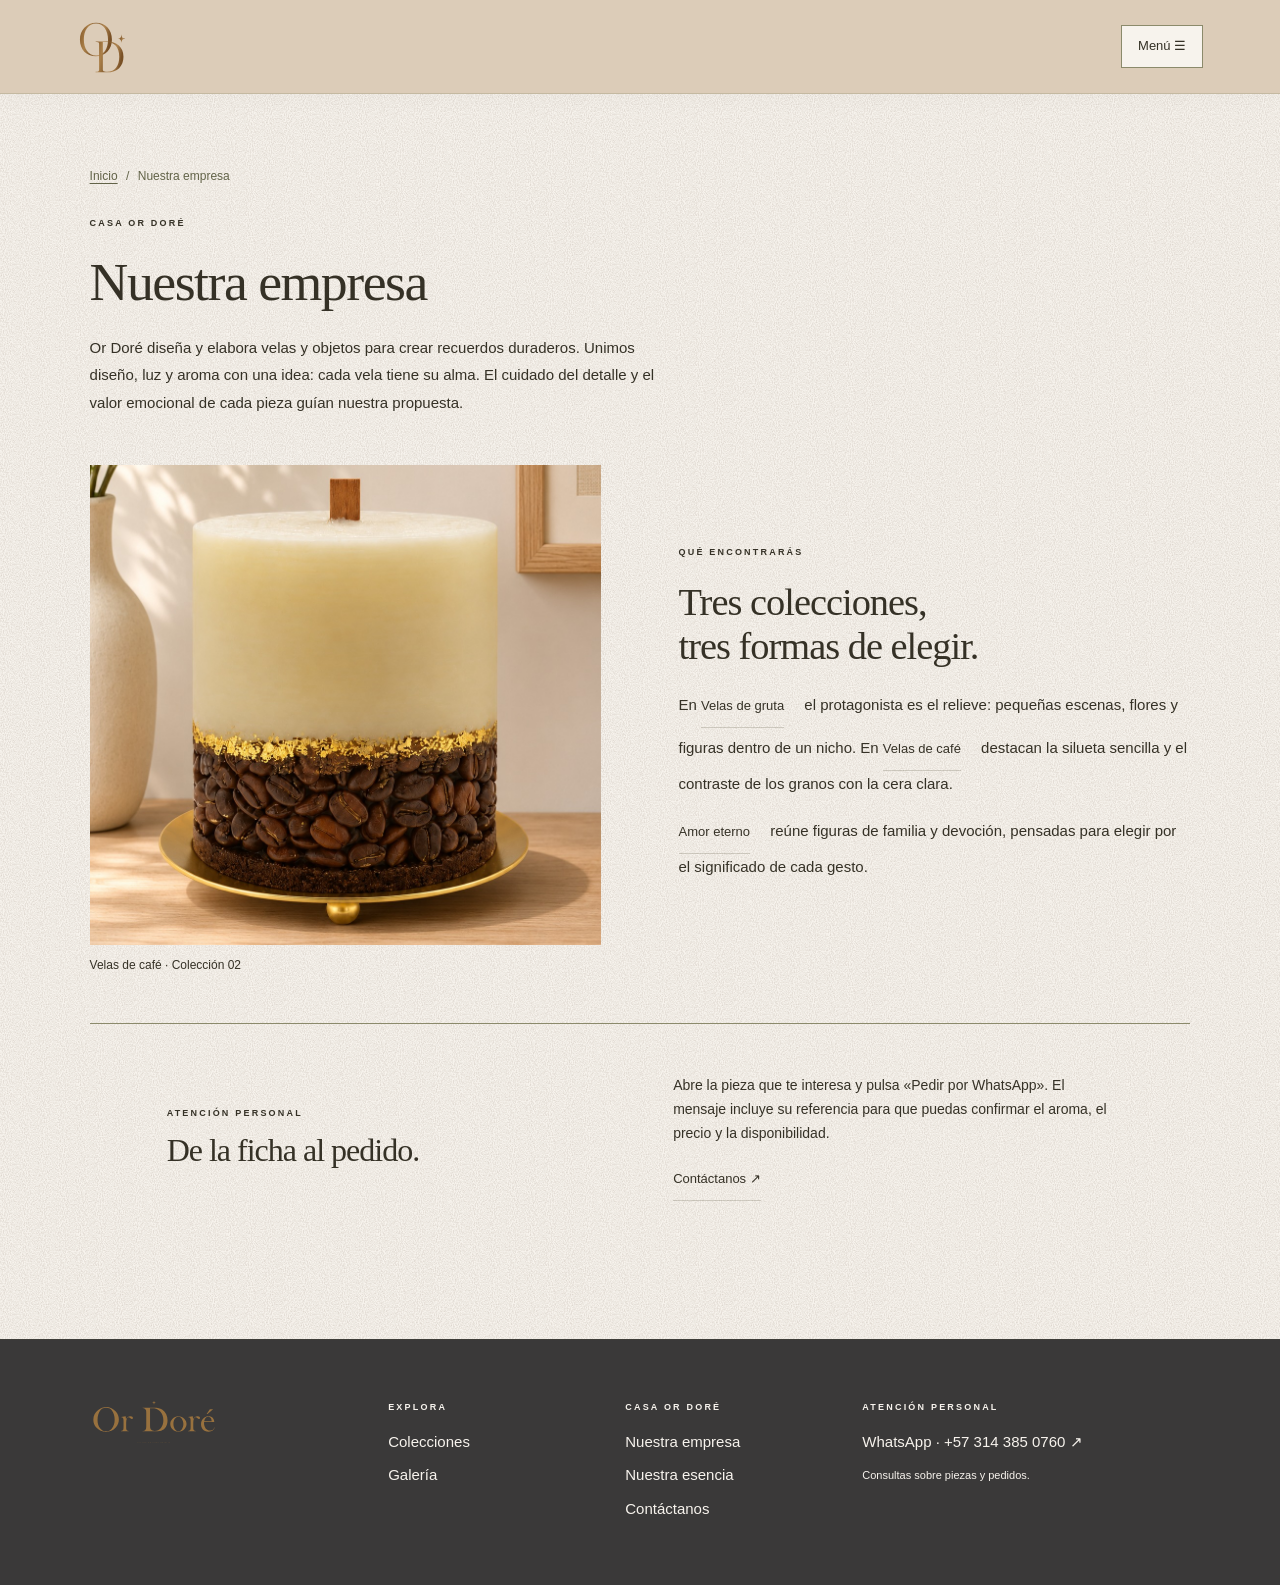
<file: nosotros.html>
<!doctype html>
<html lang="es">
  <head>
    <meta charset="utf-8">
    <meta name="viewport" content="width=device-width, initial-scale=1">
    <meta name="description" content="Descubre el universo de velas OR DORÉ.">
    <title>
      Nuestra empresa | Or Doré
    </title>
    <link rel="stylesheet" href="Recursos/Css/styles.css">
    <link rel="stylesheet" href="Recursos/Css/refinements.css">
    <script src="Recursos/JS/contenido.js" defer>
    </script>
    <script src="Recursos/JS/Script.js" defer>
    </script>
    <link rel="stylesheet" href="Recursos/Css/galeria.css">
  </head>
  <body>
    <a class="skip" href="#contenido">
      Saltar al contenido
    </a>
    <header class="header">
      <a class="logo" href="index.html" aria-label="OR DORÉ, inicio">
        <img src="Recursos/imagenes/monograma-od.svg" alt="Monograma Or Doré">
      </a>
      <button class="menu-toggle" aria-expanded="false" aria-controls="navigation">
        Menú ☰
      </button>
      <nav id="navigation" aria-label="Navegación principal">
        <a href="index.html">
          Inicio
        </a>
        <details class="about-menu collection-menu">
          <summary>
            Colecciones
            <span aria-hidden="true">
              ⌄
            </span>
          </summary>
          <div class="submenu">
            <a href="catalogo.html?coleccion=gruta">
              Velas de gruta
            </a>
            <a href="catalogo.html?coleccion=cafe">
              Velas de café
            </a>
            <a href="catalogo.html?coleccion=amor">
              Amor eterno
            </a>
          </div>
        </details>
        <details class="about-menu">
          <summary>
            Conócenos
            <span aria-hidden="true">
              ⌄
            </span>
          </summary>
          <div class="submenu">
            <a href="nosotros.html">
              Nuestra empresa
            </a>
            <a href="esencia.html">
              Nuestra esencia
            </a>
          </div>
        </details>
        <a href="contactanos.html">
          Contáctanos
        </a>
        <a href="galeria.html">
          Galería
        </a>
      </nav>
    </header>
    <main id="contenido">
      <section class="page-section company">
        <div class="trail">
          <a href="index.html">
            Inicio
          </a>
          <span aria-hidden="true">
            /
          </span>
          <span>
            Nuestra empresa
          </span>
        </div>
        <span class="eyebrow">
          CASA OR DORÉ
        </span>
        <h1>
          Nuestra empresa
        </h1>
        <p class="brand-lead">
          Or Doré diseña y elabora velas y objetos para crear recuerdos duraderos. Unimos diseño, luz y aroma con una idea: cada vela tiene su alma. El cuidado del detalle y el valor emocional de cada pieza guían nuestra propuesta.
        </p>
        <div class="brand-spread">
          <figure>
            <img class="catalog-image" src="Recursos/imagenes/galeria/WhatsApp Image 2026-11-04 at 4.44.52 PM (12).jpeg" alt="Vela de café Or Doré en un ambiente cálido">
            <figcaption>
              Velas de café · Colección 02
            </figcaption>
          </figure>
          <div>
            <span class="eyebrow">
              QUÉ ENCONTRARÁS
            </span>
            <h2>
              Tres colecciones, tres formas de elegir.
            </h2>
            <p>
              En
              <a class="text-link" href="catalogo.html?coleccion=gruta">
                Velas de gruta
              </a>
              el protagonista es el relieve: pequeñas escenas, flores y figuras dentro de un nicho. En
              <a class="text-link" href="catalogo.html?coleccion=cafe">
                Velas de café
              </a>
              destacan la silueta sencilla y el contraste de los granos con la cera clara.
            </p>
            <p>
              <a class="text-link" href="catalogo.html?coleccion=amor">
                Amor eterno
              </a>
              reúne figuras de familia y devoción, pensadas para elegir por el significado de cada gesto.
            </p>
          </div>
        </div>
        <aside class="service-strip">
          <div>
            <span class="eyebrow">
              ATENCIÓN PERSONAL
            </span>
            <h2>
              De la ficha al pedido.
            </h2>
          </div>
          <div>
            <p>
              Abre la pieza que te interesa y pulsa «Pedir por WhatsApp». El mensaje incluye su referencia para que puedas confirmar el aroma, el precio y la disponibilidad.
            </p>
            <a class="text-link" href="contactanos.html">
              Contáctanos ↗
            </a>
          </div>
        </aside>
      </section>
    </main>
    <footer class="site-foot">
      <a class="logo" href="index.html">
        <img src="Recursos/imagenes/or-dore.svg" alt="Or Doré, inicio">
      </a>
      <div>
        <span class="eyebrow">
          EXPLORA
        </span>
        <a href="colecciones.html">
          Colecciones
        </a>
        <a href="galeria.html">
          Galería
        </a>
      </div>
      <div>
        <span class="eyebrow">
          CASA OR DORÉ
        </span>
        <a href="nosotros.html">
          Nuestra empresa
        </a>
        <a href="esencia.html">
          Nuestra esencia
        </a>
        <a href="contactanos.html">
          Contáctanos
        </a>
      </div>
      <div class="footer-contact">
        <span class="eyebrow">
          ATENCIÓN PERSONAL
        </span>
        <a href="https://wa.me/573143850760" target="_blank" rel="noopener">
          WhatsApp · +57 314 385 0760 ↗
        </a>
        <p>
          Consultas sobre piezas y pedidos.
        </p>
      </div>
    </footer>
  </body>
</html>
</file>
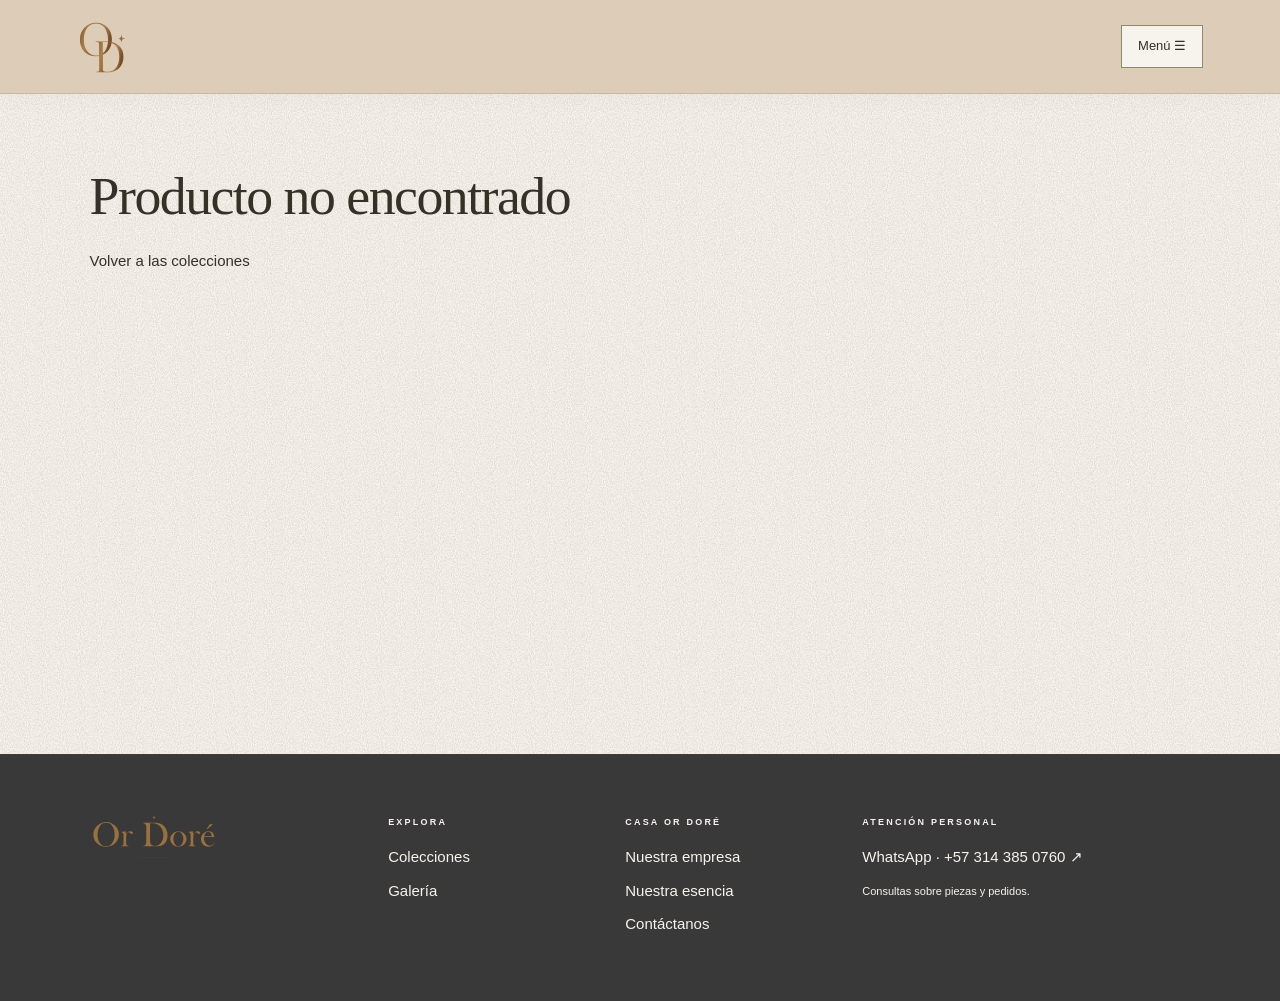
<file: producto.html>
<!doctype html>
<html lang="es">
  <head>
    <meta charset="utf-8">
    <meta name="viewport" content="width=device-width, initial-scale=1">
    <meta name="description" content="Descubre el universo de velas OR DORÉ.">
    <title>
      Catálogo | OR DORÉ
    </title>
    <link rel="stylesheet" href="Recursos/Css/styles.css">
    <link rel="stylesheet" href="Recursos/Css/refinements.css">
    <script src="Recursos/JS/contenido.js" defer>
    </script>
    <script src="Recursos/JS/Script.js" defer>
    </script>
    <link rel="stylesheet" href="Recursos/Css/galeria.css">
  </head>
  <body>
    <a class="skip" href="#contenido">
      Saltar al contenido
    </a>
    <header class="header">
      <a class="logo" href="index.html" aria-label="OR DORÉ, inicio">
        <img src="Recursos/imagenes/monograma-od.svg" alt="Monograma Or Doré">
      </a>
      <button class="menu-toggle" aria-expanded="false" aria-controls="navigation">
        Menú ☰
      </button>
      <nav id="navigation" aria-label="Navegación principal">
        <a href="index.html">
          Inicio
        </a>
        <details class="about-menu collection-menu">
          <summary>
            Colecciones
            <span aria-hidden="true">
              ⌄
            </span>
          </summary>
          <div class="submenu">
            <a href="catalogo.html?coleccion=gruta">
              Velas de gruta
            </a>
            <a href="catalogo.html?coleccion=cafe">
              Velas de café
            </a>
            <a href="catalogo.html?coleccion=amor">
              Amor eterno
            </a>
          </div>
        </details>
        <details class="about-menu">
          <summary>
            Conócenos
            <span aria-hidden="true">
              ⌄
            </span>
          </summary>
          <div class="submenu">
            <a href="nosotros.html">
              Nuestra empresa
            </a>
            <a href="esencia.html">
              Nuestra esencia
            </a>
          </div>
        </details>
        <a href="contactanos.html">
          Contáctanos
        </a>
        <a href="galeria.html">
          Galería
        </a>
      </nav>
    </header>
    <main id="contenido">
      <section id="product-detail" class="page-section">
      </section>
    </main>
    <footer class="site-foot">
      <a class="logo" href="index.html">
        <img src="Recursos/imagenes/or-dore.svg" alt="Or Doré, inicio">
      </a>
      <div>
        <span class="eyebrow">
          EXPLORA
        </span>
        <a href="colecciones.html">
          Colecciones
        </a>
        <a href="galeria.html">
          Galería
        </a>
      </div>
      <div>
        <span class="eyebrow">
          CASA OR DORÉ
        </span>
        <a href="nosotros.html">
          Nuestra empresa
        </a>
        <a href="esencia.html">
          Nuestra esencia
        </a>
        <a href="contactanos.html">
          Contáctanos
        </a>
      </div>
      <div class="footer-contact">
        <span class="eyebrow">
          ATENCIÓN PERSONAL
        </span>
        <a href="https://wa.me/573143850760" target="_blank" rel="noopener">
          WhatsApp · +57 314 385 0760 ↗
        </a>
        <p>
          Consultas sobre piezas y pedidos.
        </p>
      </div>
    </footer>
  </body>
</html>
</file>
<file: Recursos/Css/styles.css>
/* Paleta de OR DORÉ */
:root { --gold: #D4AF37; --ivory: #F5E9D3; --sand: #D8C3A5; --coffee: #4A2C20; --black: #0B0B0B; --line: rgba(74, 44, 32, .22); }
/* Ajustes globales y tipografía base. */
* { box-sizing: border-box; }
html { scroll-behavior: smooth; scroll-padding-top: 110px; }
body { margin: 0; color: var(--coffee); background: var(--ivory); font: 15px/1.7 Arial, Helvetica, sans-serif; }
a { color: inherit; text-decoration: none; }
button { font: inherit; cursor: pointer; }
a:focus-visible, button:focus-visible, summary:focus-visible { outline: 3px solid var(--coffee); outline-offset: 5px; }
h1, h2, h3 { font-family: Georgia, 'Times New Roman', serif; font-weight: 400; line-height: 1.15; margin-top: 0; }
h1 { font-size: clamp(38px, 4.5vw, 68px); letter-spacing: -2px; margin-bottom: 20px; }
h2 { font-size: clamp(30px, 3vw, 44px); letter-spacing: -1px; }
h3 { font-size: 29px; }
p { margin-top: 0; }
.skip { position: fixed; left: 20px; top: -100px; z-index: 30; background: var(--coffee); color: var(--ivory); padding: 10px; }
.skip:focus { top: 10px; }
/* Encabezado y navegación. */
.header { height: 94px; padding: 0 6%; display: flex; align-items: center; justify-content: space-between; border-bottom: 1px solid var(--line); background: var(--ivory); position: sticky; top: 0; z-index: 10; }
.logo { font: 28px/1 Georgia, serif; letter-spacing: 3px; white-space: nowrap; }
.logo span { display: block; font: 8px/2.8 Arial, sans-serif; letter-spacing: 3px; }
nav { display: flex; align-items: center; gap: 36px; font-size: 13px; }
nav > a { padding: 10px 0; }
nav a:hover { text-decoration: underline; text-underline-offset: 6px; }
.menu-toggle { display: none; }
.about-menu { position: relative; }
.about-menu summary { cursor: pointer; list-style: none; padding: 10px 0; }
.about-menu summary::-webkit-details-marker { display: none; }
.about-menu summary span { margin-left: 10px; }
.submenu { position: absolute; top: 100%; right: 0; width: 210px; background: var(--ivory); border: 1px solid var(--line); box-shadow: 0 12px 25px #4a2c2012; padding: 12px; }
.submenu a { display: block; padding: 10px; }
.submenu a:hover { background: var(--sand); }
/* Portada y botones. */
.eyebrow { display: block; font-size: 10px; letter-spacing: 2.5px; font-weight: 600; margin-bottom: 20px; }
.home { min-height: calc(100svh - 94px); background: var(--sand); display: grid; place-items: center; padding: 60px 24px; text-align: center; }
.home h1 { font-size: clamp(64px, 9vw, 130px); letter-spacing: 7px; margin-bottom: 48px; }
.home .eyebrow { letter-spacing: 5px; margin-bottom: 28px; }
.home-actions { display: flex; justify-content: center; flex-wrap: wrap; gap: 24px; }
.button { display: inline-flex; justify-content: center; align-items: center; gap: 30px; min-width: 205px; padding: 17px 26px; font-size: 13px; color: var(--ivory); background: var(--coffee); border: 1px solid var(--coffee); transition: background .2s; }
.button:hover { background: var(--black); }
.button.secondary { color: var(--coffee); background: var(--ivory); }
.button.secondary:hover { background: var(--ivory); }
/* Secciones, tarjetas y enlaces. */
.page-section { max-width: 1440px; margin: auto; padding: 65px 6% 90px; min-height: calc(100svh - 240px); }
.page-heading { margin-bottom: 48px; }
.page-heading p { font-size: 14px; max-width: 600px; }
.three-columns { display: grid; grid-template-columns: repeat(3, minmax(0, 1fr)); gap: 32px; }
.image-placeholder { aspect-ratio: 4 / 5; width: 100%; background: var(--sand); border: 1px solid var(--line); display: flex; flex-direction: column; align-items: center; justify-content: center; gap: 18px; color: var(--coffee); }
.image-placeholder > span:last-child { font-size: 11px; letter-spacing: 1px; }
.frame-icon { position: relative; display: block; width: 40px; height: 32px; border: 1px solid var(--coffee); opacity: .5; overflow: hidden; }
.frame-icon::before { content: ''; position: absolute; border: 1px solid var(--coffee); width: 22px; height: 22px; transform: rotate(45deg); top: 18px; left: 9px; }
.frame-icon::after { content: ''; position: absolute; width: 5px; height: 5px; border: 1px solid var(--coffee); border-radius: 50%; left: 7px; top: 6px; }
.collection-card .image-placeholder { transition: background .2s, border-color .2s; }
.collection-card:hover .image-placeholder { background: var(--ivory); border-color: var(--coffee); }
.card-caption { padding: 24px 0; border-bottom: 1px solid var(--line); display: flex; align-items: center; justify-content: space-between; gap: 10px; }
.card-caption .eyebrow { font-size: 8px; margin-bottom: 10px; }
.card-caption h2 { font-size: 29px; margin-bottom: 8px; }
.card-caption p { font-size: 12px; margin: 0; }
.arrow { border: 1px solid var(--line); border-radius: 50%; width: 40px; height: 40px; display: grid; place-items: center; flex-shrink: 0; }
.collection-card:hover .arrow { background: var(--gold); }
.back-link { display: inline-block; font-size: 12px; margin-bottom: 32px; border-bottom: 1px solid var(--line); }
.note { margin: 36px 0 0; font-size: 12px; max-width: 720px; }
.company-row { display: grid; grid-template-columns: 1fr 1.2fr; gap: 8%; align-items: center; }
.company-copy p { max-width: 550px; font-size: 14px; }
.text-link { display: inline-block; border-bottom: 1px solid var(--coffee); padding: 10px 0; font-size: 13px; }
.essence { margin-top: 90px; padding: 60px 0; border-top: 1px solid var(--line); border-bottom: 1px solid var(--line); }
.essence article { margin-top: 20px; padding: 28px; background: var(--sand); border-top: 3px solid var(--gold); }
.essence article p { font-size: 14px; }
.gallery-invite { display: flex; justify-content: space-between; align-items: center; gap: 30px; margin-top: 65px; }
.gallery-invite h2 { margin-bottom: 0; }
/* Galería y pie de página. */
.gallery figure { margin: 0; }
.gallery figcaption { font-size: 10px; letter-spacing: 2px; padding: 15px 0; }
footer { display: flex; justify-content: space-between; align-items: center; gap: 30px; padding: 40px 6%; background: var(--coffee); color: var(--ivory); }
footer p, footer > a:last-child { font-size: 12px; margin: 0; }
[hidden] { display: none !important; }
/* Adaptación a pantallas pequeñas. */
@media (max-width: 850px) {
  .three-columns { gap: 20px; }
  .card-caption h2 { font-size: 24px; }
  .company-row { gap: 5%; }
  .arrow { width: 30px; height: 30px; }
}
@media (max-width: 620px) {
  .header { height: 80px; padding: 0 6%; }
  .logo { font-size: 25px; }
  .menu-toggle { display: block; border: 1px solid var(--line); color: var(--coffee); background: none; padding: 8px 12px; font-size: 12px; }
  nav { display: none; position: absolute; top: 80px; left: 0; right: 0; padding: 20px 6%; background: var(--ivory); border-bottom: 1px solid var(--line); }
  nav.open { display: flex; flex-direction: column; align-items: stretch; gap: 8px; }
  .submenu { position: static; width: 100%; box-shadow: none; margin-top: 10px; }
  .home { min-height: calc(100svh - 80px); }
  .home h1 { font-size: 58px; letter-spacing: 3px; }
  .home-actions { flex-direction: column; gap: 16px; }
  .home .eyebrow { font-size: 8px; letter-spacing: 3px; }
  .page-section { padding: 45px 6% 65px; }
  .page-heading { margin-bottom: 32px; }
  .three-columns { grid-template-columns: 1fr; gap: 32px; }
  .company-row { grid-template-columns: 1fr; gap: 35px; }
  .essence { margin-top: 55px; padding: 40px 0; }
  .essence .three-columns { gap: 0; }
  .gallery-invite { flex-direction: column; align-items: flex-start; }
  footer { align-items: flex-start; flex-direction: column; }
}
@media (prefers-reduced-motion: reduce) {
  html { scroll-behavior: auto; }
  * { transition: none !important; }
}
/* Menú desplegable: variante experimental, sin animaciones. */
.menu-toggle { display: block; padding: 9px 16px; color: var(--coffee); background: transparent; border: 1px solid var(--line); font-size: 13px; }
.menu-toggle[aria-expanded="true"] { background: var(--sand); }
#navigation { display: none; position: absolute; top: 100%; left: 0; right: 0; padding: 20px 6%; background: var(--ivory); border-bottom: 1px solid var(--line); box-shadow: 0 12px 24px #4a2c2014; max-height: calc(100svh - 100px); overflow-y: auto; }
#navigation.open { display: flex; flex-direction: row; align-items: flex-start; justify-content: flex-end; gap: 32px; }
#navigation .submenu { position: static; width: 210px; max-width: 100%; box-shadow: none; margin-top: 8px; }
@media (max-width: 620px) {
  #navigation { padding: 16px 6%; }
  #navigation.open { justify-content: space-between; gap: 12px; }
  #navigation .about-menu { flex: 0 1 145px; min-width: 0; }
  #navigation .submenu { padding: 4px; }
  #navigation .submenu a { padding: 8px 4px; overflow-wrap: anywhere; }
}
/* Fotografías reales: producto completo sobre blanco y galería ambiental. */
.catalog-image { display:block; width:100%; aspect-ratio:4/5; object-fit:contain; background:var(--ivory); filter: brightness(.72); transition: transform .5s ease-in-out, filter .5s ease-in-out; transform-origin: center; }
.gallery img { display:block; width:100%; aspect-ratio:4/5; object-fit:cover; filter: brightness(.72); transition: transform .5s ease-in-out, filter .5s ease-in-out; transform-origin: center; }
.product-link { display:block; }
.product-link:hover .catalog-image, .collection-card:hover .catalog-image { outline:1px solid var(--gold); transform: scale(1.06); }
.product-card:hover .catalog-image, .collection-card:hover .catalog-image, .gallery figure:hover img { transform: scale(1.06); filter: brightness(1.06); }
#navigation .collection-menu { position:relative; }
/* Colores y tipografía de la marca. */
:root { --ivory: #F7F3ED; --sand: #DCCCB8; --gold: #D4AF7C; --black: #1A1A1A; --coffee: #353126; --olive: #8B8A6B; --line: rgba(78, 72, 50, .22); }
body,
.eyebrow { font-family: Montserrat, Arial, sans-serif; }
h1,
h2,
h3 { font-family: "Playfair Display", Georgia, serif; }
.logo img { display: block; width: 128px; height: auto; }
.home { background: radial-gradient(ellipse at center, #fffdf8, var(--ivory) 55%, #eee3d4); }
.home h1 img { width: min(490px, 78vw); height: auto; display: block; margin: 0 auto; }
.home .eyebrow { color: #56563e; }
footer { background: var(--sand); color: var(--black); border-top: 1px solid var(--line); }
.essence article { border-top-color: var(--olive); }
@media (max-width: 620px) {
  .logo img { width: 106px; }
}
/* Tarjetas de producto, colecciones y galería. */
.product-card,
.collection-card,
.gallery figure { background: var(--ivory); border: 1px solid var(--sand); overflow: hidden; }
.product-card .card-caption,
.collection-card .card-caption,
.gallery figcaption { padding: 18px; border: 0; border-top: 2px solid var(--gold); color: var(--black); }
.product-card .catalog-image,
.collection-card .catalog-image,
.ficha .catalog-image { aspect-ratio: 15/16; object-fit: contain; background: var(--ivory); }
.gallery-series { margin-top: 4rem; }
.gallery-series h2 { border-left: 5px solid var(--olive); padding-left: 1rem; }
.gallery img { object-fit: contain; background: var(--ivory); }
.ficha { align-items: center; }
.ficha dl { display: grid; grid-template-columns: auto 1fr; gap: .5em 1.4em; border-block: 1px solid var(--sand); padding: 1em 0; margin: 1.5em 0; }
.ficha dt { font-weight: bold; }
.ficha dd { margin: 0; }
.photo-actions { display: flex; gap: 1em; flex-wrap: wrap; margin-top: 1em; }
.photo-actions a,
.photo-actions button { color: var(--coffee); background: none; border: none; text-decoration: underline; font: inherit; padding: 0; }
.ficha .note { margin-top: 1em; }
.ficha .button { background: var(--black); border-bottom: 3px solid var(--gold); }
/* Animaciones y estados interactivos de las tarjetas. */
@media (prefers-reduced-motion: no-preference) {
  @keyframes revelar {
    from { opacity: .2; transform: translateY(12px); }
    to { opacity: 1; transform: none; }
  }
  .product-card,
  .collection-card,
  .ficha,
  .gallery-series { animation: revelar .45s ease-out both; }
  .product-card:nth-child(3n+2),
  .collection-card:nth-child(2) { animation-delay: 70ms; }
  .product-card:nth-child(3n),
  .collection-card:nth-child(3) { animation-delay: 130ms; }
  .product-card,
  .collection-card,
  .gallery figure { transition: box-shadow .22s ease; }
  .product-card:hover,
  .collection-card:hover,
  .gallery figure:hover { box-shadow: 0 7px 22px #1a1a1a20; }
  .gallery img { transition: transform .9s ease-in-out, filter .9s ease-in-out; }
  .gallery a:hover img { filter: brightness(1.04); }
}
/* Logotipo y animaciones de navegación. */
.header .logo img { width: 54px; height: 54px; }
@media (max-width: 620px) {
  .header .logo img { width: 45px; height: 45px; }
}
@media (prefers-reduced-motion: no-preference) {
  @keyframes firma-entra {
    from { opacity: 0; }
    to { opacity: 1; }
  }
  @keyframes aparecer-suave {
    from { opacity: 0; transform: translateY(7px); }
    to { opacity: 1; transform: none; }
  }
  .home h1 img { animation: firma-entra 1.45s ease-in-out both; }
  .home .eyebrow { animation: aparecer-suave .48s ease-out both; }
  .home-actions { animation: aparecer-suave .55s .52s ease-out both; }
  #navigation.open,
  nav details[open] > .submenu { animation: aparecer-suave .22s ease-out both; }
  .header .logo img,
  .card-caption .arrow { transition: transform .25s ease; }
  .header .logo:hover img { transform: translateY(-2px); }
  .collection-card:is(:hover, :focus-visible) .arrow { transform: translate(2px, -2px); }
  .gallery figure.en-vista { animation: aparecer-suave .55s ease-out both; }
}
/* Página de contacto. */
.contact-page { display: grid; grid-template-columns: 1.2fr 1fr; align-content: center; align-items: center; gap: 8%; }
.contact-page aside { background: var(--sand); border-top: 3px solid var(--gold); padding: clamp(24px, 4vw, 54px); }
.contact-page aside h2 { font-size: clamp(25px, 3vw, 42px); }
@media (max-width: 720px) {
  .contact-page { grid-template-columns: 1fr; gap: 32px; }
  #navigation.open { flex-wrap: wrap; }
}
/* Composición editorial y servicios. */
.page-heading { padding-bottom: 26px; border-bottom: 1px solid var(--sand); }
.page-heading p { font-size: 16px; line-height: 1.7; max-width: 640px; }
.collection-card .catalog-image { object-fit: cover; aspect-ratio: 4/4.7; mix-blend-mode: multiply; }
.collection-card .card-caption { align-items: flex-start; padding: 22px; }
.collection-card .card-caption p { font-size: 14px; }
.service-strip { max-width: 1200px; margin: 0 auto 60px; padding: 40px 6%; background: #e9e6d8; border-top: 2px solid var(--olive); display: grid; grid-template-columns: 1fr 1fr; gap: 7%; align-items: center; }
.service-strip .eyebrow,
.site-foot .eyebrow { margin: 0 0 10px; }
.service-strip h2 { margin: 0; }
.service-strip p { margin: 0; font-size: 15px; }
.site-foot { display: grid; grid-template-columns: 2fr 1fr 1fr; align-items: start; }
.site-foot div a { display: block; width: fit-content; padding: 4px 0; }
.site-foot div a:hover { text-decoration: underline; }
@media (max-width: 760px) {
  .service-strip { grid-template-columns: 1fr; gap: 20px; margin-bottom: 0; }
  .site-foot { grid-template-columns: repeat(2, minmax(0, 1fr)); }
  .site-foot > .logo { grid-column: 1/-1; }
  .mast-note { font-size: 8px; letter-spacing: 1.4px; }
}
/* Páginas interiores: marca, manifiesto y principios. */
.trail { display: flex; flex-wrap: wrap; align-items: center; gap: .7em; font-size: 12px; color: #605745; margin: 0 0 30px; }
.trail a { text-decoration: underline; text-underline-offset: 3px; }
.brand-lead { max-width: 52ch; font-size: 17px; line-height: 1.7; }
.brand-spread { display: grid; grid-template-columns: 1fr 1fr; align-items: center; gap: 7%; margin: 48px 0; }
.brand-spread figure { margin: 0; }
.brand-spread figure img { display: block; width: 100%; max-height: 480px; object-fit: cover; }
.brand-spread figcaption { font-size: 12px; margin-top: 10px; }
.brand-spread h2,
.manifest h2 { margin-bottom: 16px; }
.manifest { display: grid; grid-template-columns: 1fr 1fr; background: #eae4d8; align-items: center; margin: 40px 0; }
.manifest > div { padding: clamp(24px, 5vw, 72px); }
.manifest .seal { display: grid; place-items: center; background: #ded7c7; align-self: stretch; }
.seal img { width: clamp(100px, 15vw, 195px); height: auto; }
.principles { display: grid; grid-template-columns: repeat(3, 1fr); gap: 28px; }
.principles article { border-top: 2px solid var(--gold); padding: 22px 0; }
.principles h3 { margin-bottom: 12px; }
.company .text-link,
.manifest + .text-link { margin-right: 16px; }
@media (max-width: 700px) {
  .brand-spread,
  .manifest,
  .principles { grid-template-columns: 1fr; }
  .brand-spread { gap: 24px; margin: 30px 0; }
  .manifest .seal { min-height: 160px; }
  .principles { gap: 4px; }
  .trail { margin-bottom: 22px; }
}
/* Textura de fondo. */
:root { --papel: url("../imagenes/papel.svg"); }
body { background-image: var(--papel); background-size: 150px 150px; }
.home { background-image: var(--papel), radial-gradient(ellipse at center, #D8C3A5, var(--ivory) 55%, #eee3d4); background-size: 150px 150px, cover; }
.photo-actions button { background-color: var(--ivory); }
/* Ajustes visuales finales de páginas, tarjetas y catálogo. */
.page-section { max-width: 1320px; padding: 72px 7% 88px; }
.page-heading { border: 0; padding-bottom: 0; margin-bottom: 52px; }
h1 { font-size: clamp(38px, 4.2vw, 62px); letter-spacing: -1.5px; }
.page-heading p,
.brand-lead { max-width: 570px; font-size: 15px; line-height: 1.85; }
.eyebrow { font-size: 9px; letter-spacing: 2.2px; }
.three-columns { gap: 36px; }
.product-card,
.collection-card,
.gallery figure { border: 0; background: transparent; }
.product-card .card-caption,
.collection-card .card-caption,
.gallery figcaption { border: 0; padding: 20px 0; background: transparent; }
.product-card .card-caption h2 { font-size: 25px; letter-spacing: -.5px; }
.card-caption .arrow { border: 0; }
.service-strip { background: transparent; border-top: 1px solid var(--line); margin: 0 auto; padding: 50px 7%; max-width: 1320px; }
.service-strip h2 { font-size: 32px; }
.service-strip p { font-size: 14px; }
.site-foot { background: var(--ivory); grid-template-columns: 1.3fr 1fr 1fr 1.6fr; border-top: 1px solid var(--line); padding: 48px 7%; gap: 32px; }
.footer-contact p { font-size: 11px; margin: 8px 0 0; }
.manifest { background: #eee9e1; }
.manifest .seal { background: transparent; }
.principles article,
.contact-page aside { border-top: 1px solid var(--line); }
.contact-page aside { background: transparent; padding: 32px 0; }
.contact-guide { padding-top: 0; min-height: 0; }
.gallery-series h2 { border: 0; padding: 0; font-size: 32px; }
.product-card:hover,
.collection-card:hover,
.gallery figure:hover { box-shadow: none; }
.collection-intro { display: grid; grid-template-columns: 1fr 1fr; gap: 9%; align-items: center; margin-bottom: 76px; }
.collection-intro .page-heading { margin: 0; }
.collection-preview { display: block; text-align: center; }
.collection-preview img { display: block; width: 100%; height: 340px; object-fit: contain; background: var(--ivory); }
.collection-preview span { display: block; font-size: 11px; padding: 14px 0; }
.catalog-label { font: 11px/1.5 Arial, sans-serif; letter-spacing: 2px; text-transform: uppercase; margin-bottom: 24px; }
@media (prefers-reduced-motion: no-preference) {
  .product-card,
  .collection-card,
  .ficha,
  .gallery-series,
  .gallery figure.en-vista { animation: none; }
  .product-link .catalog-image,
  .collection-card .catalog-image { transition: transform .9s ease-in-out, filter .9s ease-in-out; }
  .product-link:hover .catalog-image,
  .collection-card:hover .catalog-image { filter: brightness(.98); outline: none; }
}
@media (max-width: 760px) {
  .page-section { padding: 42px 6% 56px; }
  .collection-intro { grid-template-columns: 1fr; gap: 25px; margin-bottom: 40px; }
  .collection-preview img { height: 280px; }
  .site-foot { grid-template-columns: 1fr 1fr; }
  .site-foot > .logo,
  .footer-contact { grid-column: 1/-1; }
  .contact-guide { padding-top: 0; }
  .page-heading { margin-bottom: 32px; }
}
/* Colores finales de marca. */
.header { background-color: #dcccb8; border-bottom-color: rgba(139, 138, 107, .3); }
.menu-toggle { background-color: #F7F3ED; border-color: #8B8A6B; }
.button { background-color: #1A1A1A; border-color: #1A1A1A; }
.button:hover { background-color: #555640; border-color: #555640; }
.button.secondary { background-color: #F7F3ED; border-color: #8B8A6B; }
.button.secondary:hover { background-color: #DCCCB8; }
.site-foot { background-color: #3a3939; color: #F7F3ED; }
.page-heading .eyebrow,
.catalog-label,
.trail { color: #626348; }
.manifest .seal { background-color: #DCCCB8; }
.principles article { border-top-color: #D4AF7C; }
.service-strip { border-top-color: #8B8A6B; }
.ficha .button { border-bottom-color: #D4AF7C; }

/* Galería independiente, sin marcos ni franjas de relleno. */
.gallery-filters{display:flex;gap:24px;flex-wrap:wrap;border-bottom:1px solid var(--line);padding-bottom:12px}
.gallery-filters button{padding:10px 0;background:var(--ivory);border:0;border-bottom:2px solid transparent;color:var(--coffee);font-size:13px}
.gallery-filters button[aria-pressed="true"]{border-bottom-color:#98713e}
#gallery-count{font-size:11px;margin:18px 0 26px;color:#626348}
.curated{display:grid;grid-template-columns:repeat(3,minmax(0,1fr));gap:38px 26px}
.curated figure{margin:0;min-width:0;background:none;border:0}
.gallery-open{display:block;width:100%;border:0;padding:0;background:var(--sand);overflow:hidden;cursor:zoom-in}
.curated .gallery-open img{display:block;width:100%;height:auto;aspect-ratio:3/4;object-fit:cover;background:none;transition:transform .4s ease}
.curated .gallery-open:hover img{transform:scale(1.025)}
.curated figcaption{display:flex;flex-wrap:wrap;justify-content:space-between;gap:8px;padding:14px 0;font-size:12px;letter-spacing:0}
.curated figcaption a{font-size:11px;text-decoration:underline;text-underline-offset:4px}
.gallery-end{text-align:center;margin-top:70px;padding:44px 0;border-top:1px solid var(--line)}
.gallery-end h2{font-size:34px}
#gallery-viewer{border:0;background:var(--ivory);color:var(--coffee);padding:40px 22px 22px;max-width:880px;width:90vw;max-height:95svh;overflow:auto}
#gallery-viewer::backdrop{background:#1a1a1ad9}
#viewer-image{display:block;height:65svh;max-width:100%;object-fit:contain;margin:auto}
#viewer-close{position:absolute;right:12px;top:4px;background:none;border:0;font-size:30px;color:inherit}
.viewer-caption{display:flex;justify-content:space-between;align-items:center;gap:16px;padding-top:18px;text-align:center}
.viewer-caption h2{font-size:24px;margin:0}
.viewer-caption button{background:none;border:1px solid var(--line);width:42px;height:42px;color:inherit;flex-shrink:0}
.viewer-caption button:disabled{opacity:.3}
.gallery-modal-open{overflow:hidden}
/* Le blanc des photographies produit se fond dans le fond crème sans modifier les originaux. */
.product-card .catalog-image,.ficha .catalog-image,.collection-preview img{background:transparent;mix-blend-mode:multiply}
.collection-card .catalog-image{object-fit:cover;background:transparent}
#navigation.open{flex-wrap:wrap}
@media(max-width:760px){.curated{grid-template-columns:repeat(2,minmax(0,1fr));gap:26px 16px}.gallery-filters{gap:12px 20px}.viewer-caption h2{font-size:21px}}
@media(max-width:440px){.curated{grid-template-columns:1fr}.curated .gallery-open img{aspect-ratio:4/5}}
@media(prefers-reduced-motion:reduce){.curated .gallery-open img{transition:none;transform:none}}
/* Conservar el color real y evitar el recuadro gris causado por el oscurecimiento. */
.catalog-image,.gallery img,.collection-preview img,.product-card:hover .catalog-image,.collection-card:hover .catalog-image,.gallery figure:hover img{filter:none}
.collection-card .catalog-image,.gallery img{mix-blend-mode:normal}
.product-card:hover .catalog-image,.collection-card:hover .catalog-image{transform:none}

/* Composiciones editoriales: imagen protagonista, tríptico y parejas. */
.gallery.curated { display:block; }
.gallery-composition { display:grid; grid-template-columns:repeat(12,minmax(0,1fr)); gap:28px; align-items:center; }
.gallery-composition figure { grid-column:span 3; }
.composition-lead figure:first-child { grid-column:span 6; }
.composition-reverse figure:last-child { grid-column:span 6; }
.composition-pairs { grid-template-columns:repeat(2,minmax(0,1fr));gap:48px 32px; }
.composition-pairs figure { grid-column:auto; }
.composition-pairs figure:nth-child(even) { margin-top:80px; }
.composition-solo { display:block; }
.curated .gallery-open img { aspect-ratio:3/4; }
.gallery-chapter + .gallery-chapter { margin-top:100px; padding-top:72px; border-top:1px solid var(--line); }
.gallery-story { max-width:620px; margin:75px auto; text-align:center; }
.gallery-story h2 { font-size:clamp(30px,3.2vw,45px); letter-spacing:-.7px; line-height:1.18; margin-bottom:20px; }
.gallery-story p { max-width:490px; margin:0 auto; font-size:14px; line-height:1.9; }
.gallery-story .text-link { margin-top:14px; }
.coffee-editorial { display:grid; grid-template-columns:1fr 1fr;gap:8%;align-items:center; }
.coffee-editorial .gallery-story { margin:0; text-align:left; }
.coffee-editorial .gallery-story p { margin:0; }
@media(max-width:760px){
 .gallery-composition { gap:22px 16px; }
 .composition-lead figure:first-child,.composition-reverse figure:last-child { grid-column:span 12; }
 .gallery-composition figure { grid-column:span 6; }
 .composition-reverse figure:last-child { grid-row:1; }
 .composition-pairs figure { grid-column:auto; }
 .composition-pairs figure:nth-child(even) { margin-top:35px; }
 .gallery-story { margin:48px auto; }
 .gallery-chapter + .gallery-chapter { margin-top:56px; padding-top:44px; }
 .coffee-editorial { grid-template-columns:1fr;gap:32px; }
 .coffee-editorial .gallery-story { text-align:center; }
 .coffee-editorial .gallery-story p { margin:auto; }
 .curated figcaption { font-size:11px; }
}
@media(max-width:440px){.composition-pairs{gap:26px 14px}.curated .gallery-open img{aspect-ratio:3/4}}

/* Prueba de luz: franja decorativa contenida en el borde del encabezado. */
.header::after {
 content:""; position:absolute; left:0; right:0; bottom:-1px; height:3px;
 pointer-events:none;
 background-image:linear-gradient(90deg,transparent,rgba(212,175,124,.18) 28%,#c79c57 46%,#fff1cb 50%,#d5aa6b 54%,rgba(212,175,124,.18) 72%,transparent);
 background-size:22% 100%; background-repeat:no-repeat; background-position:-30% 0;
}
@media(prefers-reduced-motion:no-preference){
 .header::after { animation:luz-del-borde 8s ease-in-out infinite; }
 @keyframes luz-del-borde {
  0%,12% { background-position:-30% 0; opacity:0; }
  20% { opacity:.85; }
  78% { opacity:.85; }
  90%,100% { background-position:130% 0; opacity:0; }
 }
}
@media(prefers-reduced-motion:reduce){.header::after{background:none}}

/* Microinteracciones: respuesta breve, sin animaciones continuas en controles. */
.button, .menu-toggle, .viewer-caption button {
  transition: background-color 220ms ease, border-color 220ms ease,
    color 220ms ease, box-shadow 220ms ease, transform 220ms cubic-bezier(.2,.7,.3,1);
}
.text-link, .gallery-filters button, .photo-actions button, #viewer-close,
nav summary {
  transition: color 180ms ease, border-color 180ms ease, background-color 180ms ease;
}
.button > span, nav summary > span {
  display:inline-block;
  transition:transform 220ms cubic-bezier(.2,.7,.3,1);
}
.text-link {
  border-bottom-color:var(--line);
  background-image:linear-gradient(#98713e,#98713e);
  background-repeat:no-repeat;
  background-position:left bottom;
  background-size:0 1px;
  transition:background-size 260ms ease, color 180ms ease;
}
.text-link:focus-visible { background-size:100% 1px; }
.menu-toggle[aria-expanded="true"] { border-color:#98713e; }
.gallery-filters button:focus-visible { border-bottom-color:#98713e; }
@media(hover:hover) and (pointer:fine) {
  .button:hover, .menu-toggle:hover, .viewer-caption button:not(:disabled):hover {
    box-shadow:0 3px 9px rgba(74,44,32,.09);
  }
  .menu-toggle:hover, .viewer-caption button:not(:disabled):hover {
    background-color:var(--sand);border-color:#98713e;
  }
  .text-link:hover { background-size:100% 1px; }
  .gallery-filters button:hover { border-bottom-color:#98713e; }
  .photo-actions button:hover, #viewer-close:hover, nav summary:hover { color:#826038; }
}
@media(prefers-reduced-motion:no-preference) {
  @media(hover:hover) and (pointer:fine) {
    .button:hover, .menu-toggle:hover, .viewer-caption button:not(:disabled):hover { transform:translateY(-2px); }
    .button:hover > span { transform:translate(2px,-2px); }
  }
  .button:active, .menu-toggle:active, .viewer-caption button:not(:disabled):active {
    transform:translateY(0) scale(.985);box-shadow:none;transition-duration:90ms;
  }
  nav details[open] > summary > span { transform:rotate(180deg); }
}
@media(prefers-reduced-motion:reduce) {
  .button, .menu-toggle, .viewer-caption button, .text-link,
  .gallery-filters button, .photo-actions button, #viewer-close, nav summary,
  .button > span, nav summary > span { transition:none;transform:none; }
}
</file>
<file: Recursos/Css/refinements.css>
/* Dirección de arte: luz cálida, ritmo editorial y composición contenida. */
:root { --soft-line:rgba(139,138,107,.28); }
body { -webkit-font-smoothing:antialiased; }
h1,h2 { text-wrap:balance; }
p { text-wrap:pretty; }
.home { position:relative; isolation:isolate; overflow:hidden; }
.home::before { content:""; position:absolute; z-index:-1; inset:0; pointer-events:none; background:radial-gradient(ellipse at 50% 42%,rgba(255,252,243,.82),transparent 62%),linear-gradient(112deg,transparent 12%,rgba(212,175,124,.08) 25%,transparent 43%); }
.home-content { padding:36px 0; }
.home-actions { margin-top:12px; }
.header { box-shadow:0 5px 24px rgba(45,37,25,.025); }
.page-heading h1 em { color:#887044; }
.collection-stories { display:grid; gap:88px; }
.collection-stories .collection-card { display:grid; grid-template-columns:1.15fr 1fr; gap:8%; align-items:center; overflow:visible; }
.collection-stories .catalog-image { aspect-ratio:auto; width:100%; height:auto; object-fit:contain; max-height:none; }
.collection-stories .collection-card:nth-child(2) .catalog-image { grid-column:2; grid-row:1; }
.collection-stories .collection-card:nth-child(2) .card-caption { grid-column:1; grid-row:1; }
.collection-stories .card-caption { padding:0 10px 0 0; align-items:flex-start; }
.collection-stories h2 { font-size:clamp(32px,3.4vw,48px); margin-bottom:22px; }
.collection-stories .eyebrow { color:#726647; margin-bottom:20px; }
.collection-stories .card-caption p { font-size:16px; line-height:1.85; max-width:340px; }
.discover-label { display:block; font-size:9px; letter-spacing:1.8px; padding-top:24px; margin-top:28px; border-top:1px solid var(--soft-line); }
.collection-stories .arrow { margin-top:30px; }
.collection-preview { background:radial-gradient(ellipse,#ebe2d5,transparent 72%); padding:20px 0 0; }
.product-visual { min-width:0; }
.product-visual .catalog-image { width:100%; height:auto; aspect-ratio:4/5; }
.product-visual .ambient-view { aspect-ratio:auto; object-fit:contain; mix-blend-mode:normal; }
.product-views { display:flex; justify-content:center; gap:24px; padding:18px 0; border-top:1px solid var(--soft-line); }
.product-views button { font-size:12px; border:0; border-bottom:1px solid transparent; padding:8px 0; color:var(--coffee); background:var(--ivory); }
.product-views button[aria-pressed="true"] { border-bottom-color:#98713e; }
.ficha { gap:9%; align-items:start; }
.ficha > div:last-child { padding-top:24px; }
.ficha h1 { font-size:clamp(36px,4vw,56px); }
.ficha p { line-height:1.85; }
.ficha dl { margin:28px 0; }
.related-pieces { margin-top:80px; padding-top:44px; border-top:1px solid var(--soft-line); }
.related-pieces h2 { font-size:34px; }
.related-grid { display:grid; grid-template-columns:repeat(2,minmax(0,1fr));gap:32px;max-width:760px; }
.related-grid img { width:100%;height:260px;object-fit:contain;mix-blend-mode:multiply;display:block; }
.related-grid span { display:block;font-size:13px;padding:16px 0; }
.service-strip .text-link { margin-top:12px; }
.site-foot { padding-top:60px;padding-bottom:60px; }
@media(hover:hover) and (prefers-reduced-motion:no-preference){
.collection-stories .catalog-image { transition:filter .4s ease; }
.collection-stories .collection-card:hover .catalog-image { filter:brightness(1.025); }
}
@media(max-width:760px){
.collection-stories { gap:52px; }
.collection-stories .collection-card { grid-template-columns:1fr; gap:24px; }
.collection-stories .collection-card:nth-child(2) .catalog-image,.collection-stories .collection-card:nth-child(2) .card-caption{grid-column:auto;grid-row:auto}
.collection-stories .catalog-image{aspect-ratio:auto;max-height:none}
.collection-stories .card-caption p{font-size:14px}
.discover-label{margin-top:18px;padding-top:18px}
.related-grid{gap:18px}.related-grid img{height:190px}
.ficha>div:last-child{padding-top:0}.related-pieces{margin-top:48px}
}

/* Encadre intégral : garder les proportions natives, sans découper les pièces. */
.collection-stories { max-width:1060px; margin-inline:auto; gap:72px; }
.collection-stories .collection-card { grid-template-columns:minmax(0, .9fr) minmax(0,1fr); gap:9%; }
.collection-stories .catalog-image { transform:none; }
.collection-stories .collection-card:nth-child(2){grid-template-columns:minmax(0,1fr) minmax(0,.9fr)}
.ordered-chapter + .ordered-chapter { margin-top:64px; padding-top:48px; }
.chapter-heading { display:grid;grid-template-columns:1fr 1fr;gap:8%;align-items:start;margin:0 0 32px; }
.chapter-heading h2 { font-size:clamp(28px,3vw,40px); margin:0; }
.chapter-heading p { font-size:14px;line-height:1.85;margin:0;max-width:460px; }
.chapter-heading .text-link { margin-top:10px; }
.ordered-gallery { display:grid;grid-template-columns:repeat(3,minmax(0,1fr));gap:32px 24px;align-items:start; }
.ordered-gallery figure { grid-column:auto;grid-row:auto;margin:0; }
.ordered-gallery .gallery-open { background:transparent; }
.curated .ordered-gallery .gallery-open img { width:100%;height:auto;aspect-ratio:auto;object-fit:contain;transform:none; }
.ordered-gallery figcaption { min-height:52px;align-items:baseline; }
[data-gallery-chapter="cafe"] .ordered-gallery { max-width:440px;grid-template-columns:1fr; }
@media(max-width:760px){
.collection-stories .collection-card,.collection-stories .collection-card:nth-child(2){grid-template-columns:1fr;gap:24px}
.collection-stories .catalog-image{max-width:440px;justify-self:center}
.chapter-heading{grid-template-columns:1fr;gap:16px}.ordered-gallery{grid-template-columns:repeat(2,minmax(0,1fr));gap:28px 18px}
}
@media(max-width:480px){.ordered-gallery{grid-template-columns:1fr;gap:30px}.ordered-gallery figcaption{min-height:0}}
</file>
<file: Recursos/Css/galeria.css>
/* GALERÍA: cambia aquí la distribución y el efecto de las fotografías. */
.ordered-gallery {
  gap: 40px 28px;
}
.ordered-gallery figure {
  border-bottom: 1px solid var(--soft-line);
  padding-bottom: 12px;
}
.ordered-gallery .gallery-open {
  overflow: visible;
}
.curated .ordered-gallery .gallery-open img {
  /* Un poco de gris, sin oscurecer. Conserva las dimensiones naturales. */
  filter: grayscale(.42) saturate(.86);
  transform: scale(1);
  transform-origin: center;
  transition: filter 450ms ease, transform 450ms ease;
}
.curated .ordered-gallery .gallery-open:focus-visible img {
  filter: grayscale(0) saturate(1);
}
@media (hover: hover) and (pointer: fine) {
  .curated .ordered-gallery .gallery-open:hover img {
    filter: grayscale(0) saturate(1);
    transform: scale(1.025);
  }
}
@media (hover: none) {
  /* En pantallas táctiles el color está visible sin depender del mouse. */
  .curated .ordered-gallery .gallery-open img {
    filter: none;
  }
}
@media (max-width: 760px) {
  .ordered-gallery { gap: 30px 22px; }
}
@media (prefers-reduced-motion: reduce) {
  .curated .ordered-gallery .gallery-open img {
    transition: none;
    transform: none;
  }
  .curated .ordered-gallery .gallery-open:hover img {
    transform: none;
  }
}
</file>
